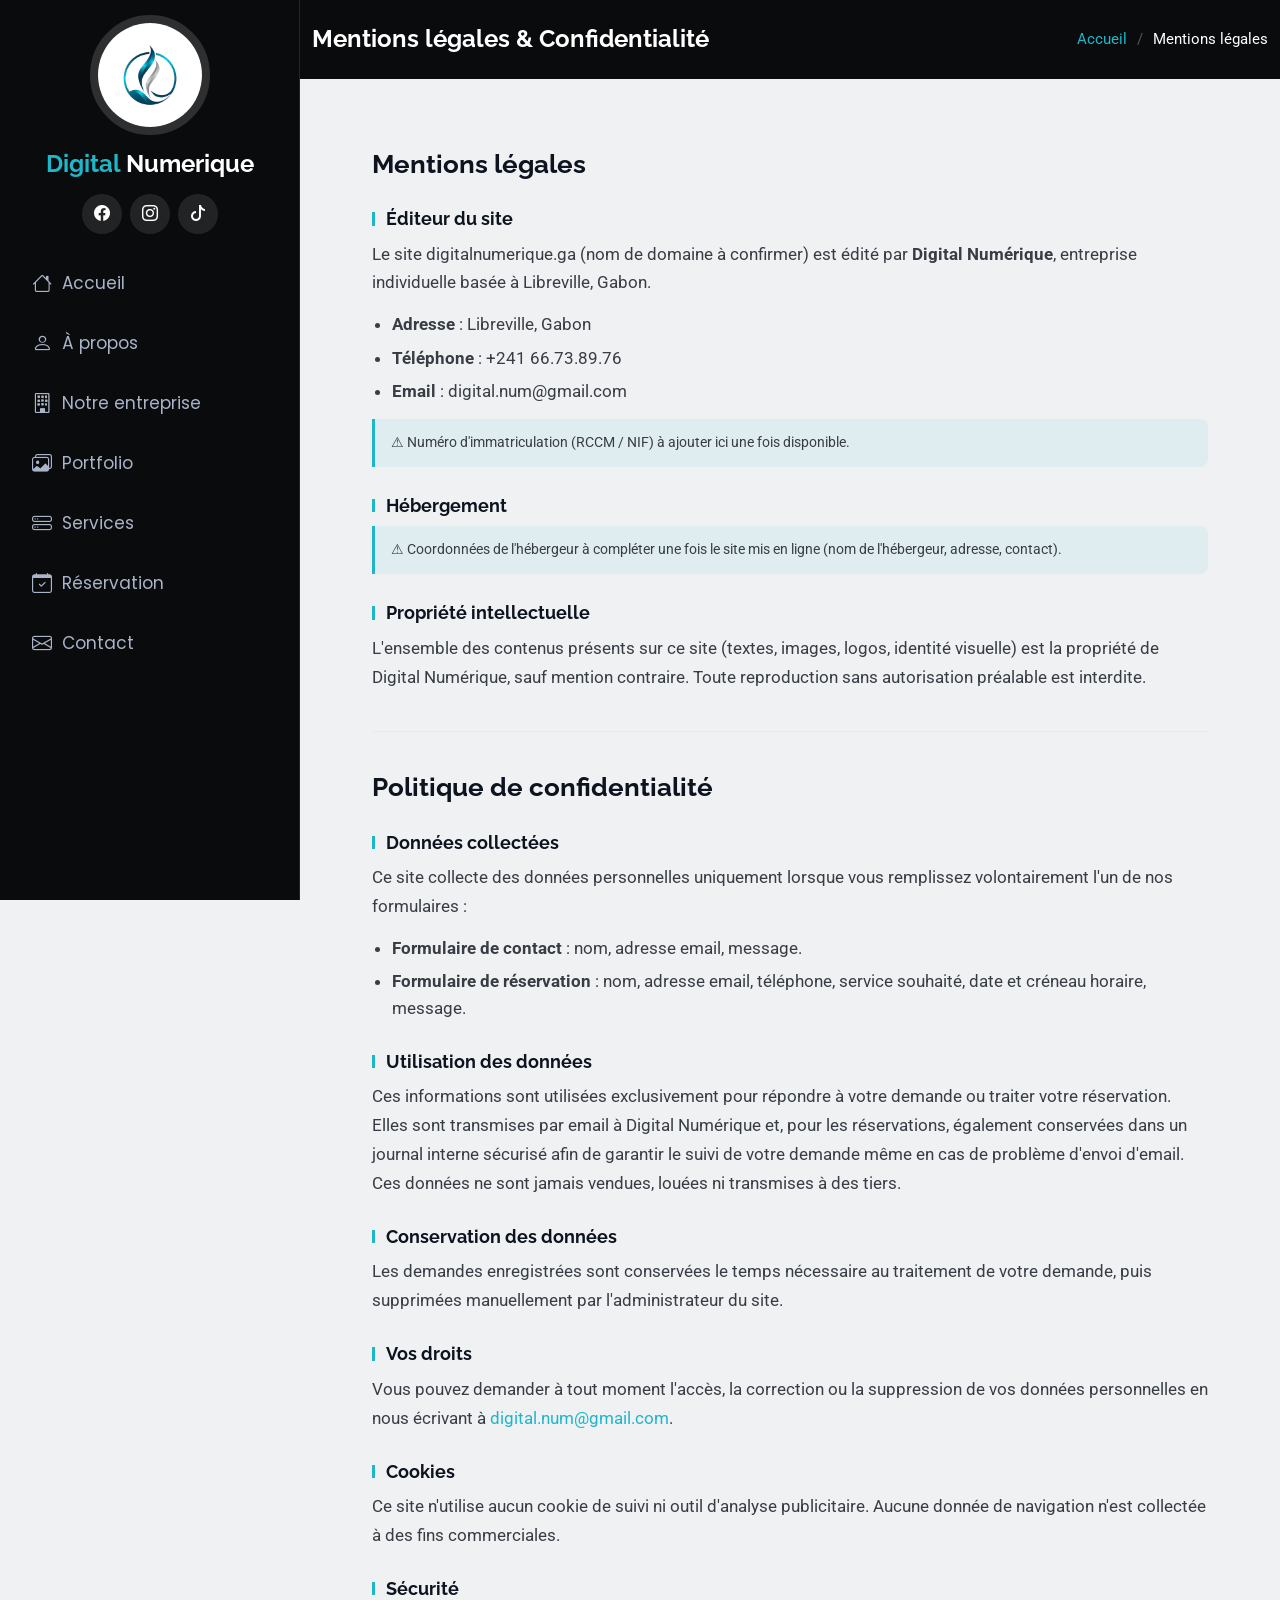
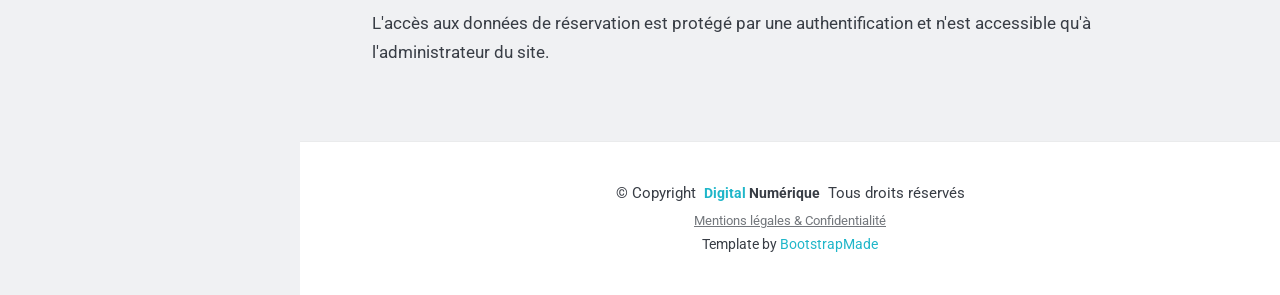
<file: mentions-legales.html>
<!DOCTYPE html>
<html lang="fr">

<head>
  <meta charset="utf-8">
  <meta content="width=device-width, initial-scale=1.0" name="viewport">
  <title>Mentions légales & Politique de confidentialité | Digital Numerique</title>
  <meta content="Mentions légales et politique de confidentialité du site Digital Numérique, à Libreville." name="description">
  <meta content="" name="keywords">
  <meta name="robots" content="noindex, follow">

  <!-- Favicons -->
  <link href="logo.jpg" rel="icon">
  <link href="logo.jpg" rel="apple-touch-icon">

  <!-- Fonts -->
  <link href="https://fonts.googleapis.com" rel="preconnect">
  <link href="https://fonts.gstatic.com" rel="preconnect" crossorigin>
  <link href="https://fonts.googleapis.com/css2?family=Roboto:ital,wght@0,100;0,300;0,400;0,500;0,700;0,900;1,100;1,300;1,400;1,500;1,700;1,900&family=Poppins:ital,wght@0,100;0,200;0,300;0,400;0,500;0,600;0,700;0,800;0,900;1,100;1,200;1,300;1,400;1,500;1,600;1,700;1,800;1,900&family=Raleway:ital,wght@0,100;0,200;0,300;0,400;0,500;0,600;0,700;0,800;0,900;1,100;1,200;1,300;1,400;1,500;1,600;1,700;1,800;1,900&display=swap" rel="stylesheet">

  <!-- Vendor CSS Files -->
  <link href="bootstrap.min.css" rel="stylesheet">
  <link href="bootstrap-icons.css" rel="stylesheet">
  <link href="aos.css" rel="stylesheet">
  <link href="glightbox.min.css" rel="stylesheet">

  <!-- Main CSS File -->
  <link href="main.css?v=20260814-14" rel="stylesheet">

  <!-- =======================================================
  * Template Name: iPortfolio
  * Template URL: https://bootstrapmade.com/iportfolio-bootstrap-portfolio-websites-template/
  * Updated: Jun 29 2024 with Bootstrap v5.3.3
  * Author: BootstrapMade.com
  * License: https://bootstrapmade.com/license/
  ======================================================== -->
</head>

<body class="legal-page">

  <header id="header" class="header dark-background d-flex flex-column">
    <i class="header-toggle d-xl-none bi bi-list"></i>

    <div class="profile-img">
      <img src="logo.jpg" alt="Digital Numerique" class="img-fluid rounded-circle">
    </div>

    <a href="index.html" class="logo d-flex align-items-center justify-content-center">
      <h1 class="sitename"><span class="text-accent">Digital</span> Numerique</h1>
    </a>

    <div class="social-links text-center">
      <a href="https://m.facebook.com/" target="_blank" rel="noopener noreferrer" class="facebook"><i class="bi bi-facebook"></i></a>
      <a href="https://www.instagram.com/?deoia=1" target="_blank" rel="noopener noreferrer" class="instagram"><i class="bi bi-instagram"></i></a>
      <a href="https://www.tiktok.com/@numeriqued" target="_blank" rel="noopener noreferrer" class="tiktok"><i class="bi bi-tiktok"></i></a>
    </div>

    <nav id="navmenu" class="navmenu">
      <ul>
        <li><a href="index.html#hero"><i class="bi bi-house navicon"></i>Accueil</a></li>
        <li><a href="index.html#about"><i class="bi bi-person navicon"></i> À propos</a></li>
        <li><a href="index.html#resume"><i class="bi bi-building navicon"></i> Notre entreprise</a></li>
        <li><a href="index.html#portfolio"><i class="bi bi-images navicon"></i> Portfolio</a></li>
        <li><a href="index.html#services"><i class="bi bi-hdd-stack navicon"></i> Services</a></li>
        <li><a href="index.html#reservation"><i class="bi bi-calendar-check navicon"></i> Réservation</a></li>
        <li><a href="index.html#contact"><i class="bi bi-envelope navicon"></i> Contact</a></li>
      </ul>
    </nav>

  </header>

  <main class="main">

    <!-- Page Title -->
    <div class="page-title dark-background">
      <div class="container d-lg-flex justify-content-between align-items-center">
        <h1 class="mb-2 mb-lg-0">Mentions légales & Confidentialité</h1>
        <nav class="breadcrumbs">
          <ol>
            <li><a href="index.html">Accueil</a></li>
            <li class="current">Mentions légales</li>
          </ol>
        </nav>
      </div>
    </div><!-- End Page Title -->

    <!-- Legal Section -->
    <section id="legal" class="legal section">

      <div class="container legal-content" data-aos="fade-up">

        <h2>Mentions légales</h2>

        <h3 data-aos="fade-up">Éditeur du site</h3>
        <p>
          Le site digitalnumerique.ga (nom de domaine à confirmer) est édité par <strong>Digital Numérique</strong>,
          entreprise individuelle basée à Libreville, Gabon.
        </p>
        <ul>
          <li><strong>Adresse</strong> : Libreville, Gabon</li>
          <li><strong>Téléphone</strong> : +241 66.73.89.76</li>
          <li><strong>Email</strong> : digital.num@gmail.com</li>
        </ul>
        <p class="legal-note">
          ⚠️ Numéro d'immatriculation (RCCM / NIF) à ajouter ici une fois disponible.
        </p>

        <h3 data-aos="fade-up">Hébergement</h3>
        <p class="legal-note">
          ⚠️ Coordonnées de l'hébergeur à compléter une fois le site mis en ligne (nom de l'hébergeur, adresse, contact).
        </p>

        <h3 data-aos="fade-up">Propriété intellectuelle</h3>
        <p>
          L'ensemble des contenus présents sur ce site (textes, images, logos, identité visuelle) est la propriété de
          Digital Numérique, sauf mention contraire. Toute reproduction sans autorisation préalable est interdite.
        </p>

        <hr class="legal-divider">

        <h2>Politique de confidentialité</h2>

        <h3 data-aos="fade-up">Données collectées</h3>
        <p>Ce site collecte des données personnelles uniquement lorsque vous remplissez volontairement l'un de nos formulaires :</p>
        <ul>
          <li><strong>Formulaire de contact</strong> : nom, adresse email, message.</li>
          <li><strong>Formulaire de réservation</strong> : nom, adresse email, téléphone, service souhaité, date et créneau horaire, message.</li>
        </ul>

        <h3 data-aos="fade-up">Utilisation des données</h3>
        <p>
          Ces informations sont utilisées exclusivement pour répondre à votre demande ou traiter votre réservation.
          Elles sont transmises par email à Digital Numérique et, pour les réservations, également conservées dans un
          journal interne sécurisé afin de garantir le suivi de votre demande même en cas de problème d'envoi d'email.
          Ces données ne sont jamais vendues, louées ni transmises à des tiers.
        </p>

        <h3 data-aos="fade-up">Conservation des données</h3>
        <p>
          Les demandes enregistrées sont conservées le temps nécessaire au traitement de votre demande, puis supprimées
          manuellement par l'administrateur du site.
        </p>

        <h3 data-aos="fade-up">Vos droits</h3>
        <p>
          Vous pouvez demander à tout moment l'accès, la correction ou la suppression de vos données personnelles en
          nous écrivant à <a href="mailto:digital.num@gmail.com">digital.num@gmail.com</a>.
        </p>

        <h3 data-aos="fade-up">Cookies</h3>
        <p>
          Ce site n'utilise aucun cookie de suivi ni outil d'analyse publicitaire. Aucune donnée de navigation n'est
          collectée à des fins commerciales.
        </p>

        <h3 data-aos="fade-up">Sécurité</h3>
        <p>
          L'accès aux données de réservation est protégé par une authentification et n'est accessible qu'à
          l'administrateur du site.
        </p>

      </div>

    </section><!-- /Legal Section -->

  </main>

  <footer id="footer" class="footer position-relative light-background">

    <div class="container" data-aos="fade-up">
      <div class="copyright text-center ">
        <p>© <span>Copyright</span> <strong class="px-1 sitename"><span class="text-accent">Digital</span> Numérique</strong> <span>Tous droits réservés</span></p>
        <p class="legal-link"><a href="mentions-legales.html">Mentions légales & Confidentialité</a></p>
      </div>
      <div class="credits">
        <!-- All the links in the footer should remain intact. -->
        <!-- You can delete the links only if you've purchased the pro version. -->
        <!-- Licensing information: https://bootstrapmade.com/license/ -->
        Template by <a href="https://bootstrapmade.com/">BootstrapMade</a>
      </div>
    </div>

  </footer>

  <!-- Scroll Top -->
  <a href="#" id="scroll-top" class="scroll-top d-flex align-items-center justify-content-center"><i class="bi bi-arrow-up-short"></i></a>

  <!-- Preloader -->
  <div id="preloader"></div>

  <!-- Vendor JS Files -->
  <script src="bootstrap.bundle.min.js"></script>
  <script src="validate.js"></script>
  <script src="aos.js"></script>
  <script src="typed.umd.js"></script>
  <script src="purecounter_vanilla.js"></script>
  <script src="noframework.waypoints.js"></script>
  <script src="glightbox.min.js"></script>
  <script src="imagesloaded.pkgd.min.js"></script>
  <script src="isotope.pkgd.min.js"></script>

  <!-- Main JS File -->
  <script src="main.js?v=20260814-14"></script>

</body>

</html>
</file>
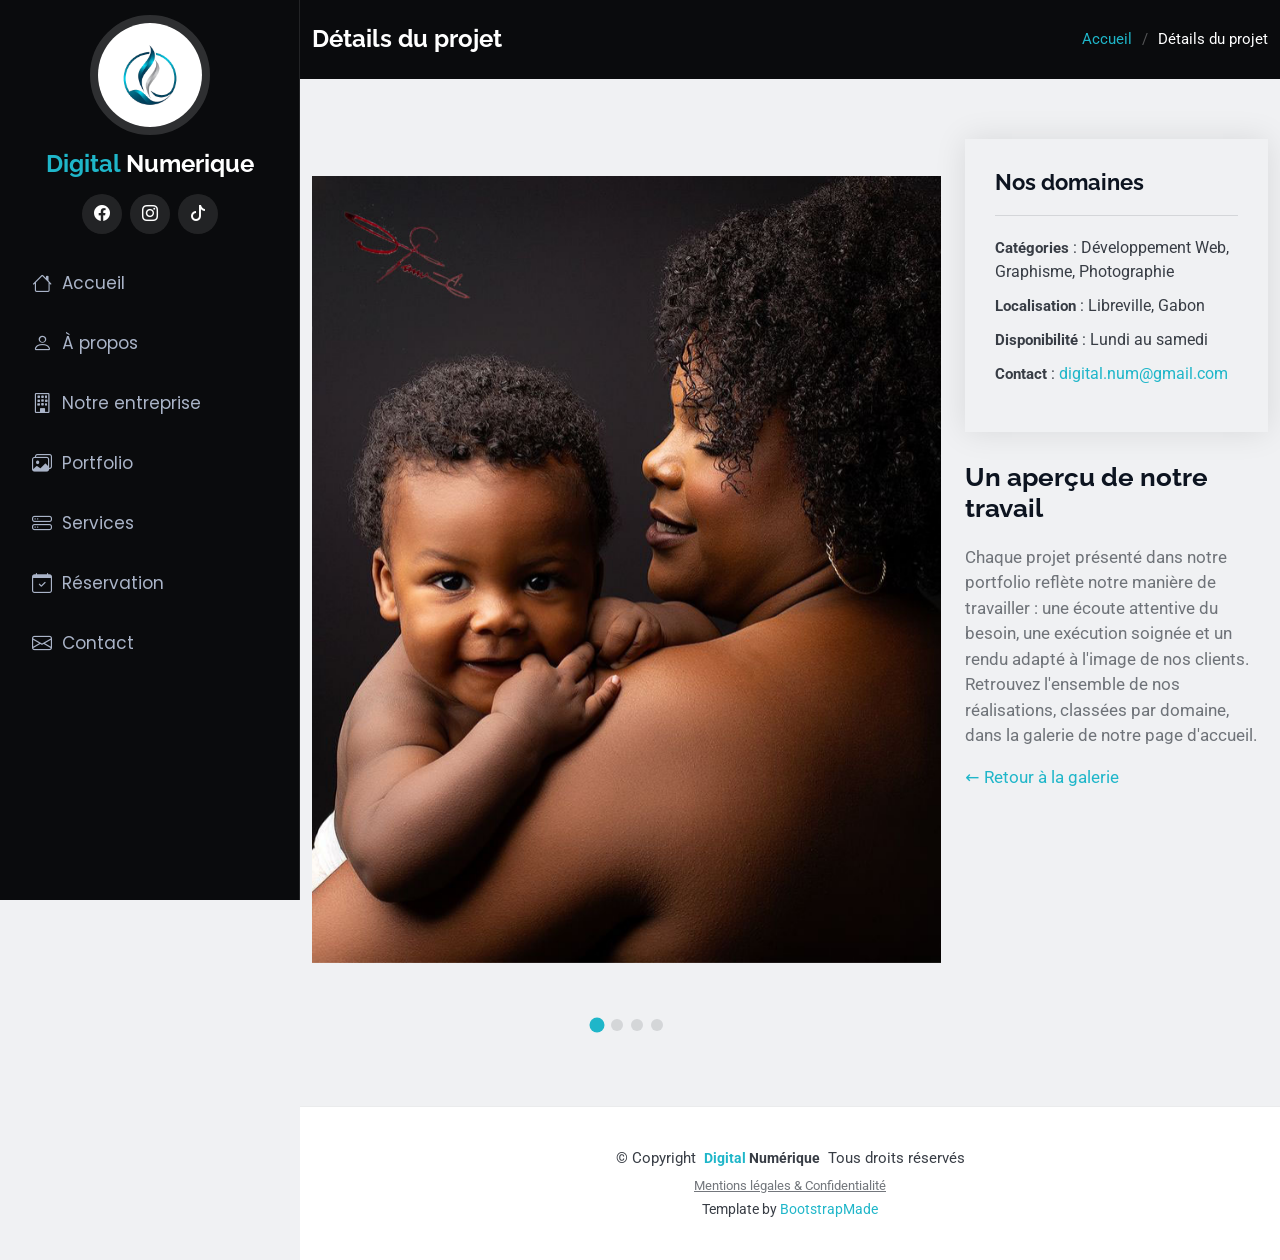
<file: portfolio-details.html>
<!DOCTYPE html>
<html lang="fr">

<head>
  <meta charset="utf-8">
  <meta content="width=device-width, initial-scale=1.0" name="viewport">
  <title>Détails du projet | Digital Numerique</title>
  <meta content="Un aperçu de nos réalisations en développement web, graphisme et photographie à Libreville." name="description">
  <meta content="" name="keywords">

  <!-- Favicons -->
  <link href="logo.jpg" rel="icon">
  <link href="logo.jpg" rel="apple-touch-icon">

  <!-- Fonts -->
  <link href="https://fonts.googleapis.com" rel="preconnect">
  <link href="https://fonts.gstatic.com" rel="preconnect" crossorigin>
  <link href="https://fonts.googleapis.com/css2?family=Roboto:ital,wght@0,100;0,300;0,400;0,500;0,700;0,900;1,100;1,300;1,400;1,500;1,700;1,900&family=Poppins:ital,wght@0,100;0,200;0,300;0,400;0,500;0,600;0,700;0,800;0,900;1,100;1,200;1,300;1,400;1,500;1,600;1,700;1,800;1,900&family=Raleway:ital,wght@0,100;0,200;0,300;0,400;0,500;0,600;0,700;0,800;0,900;1,100;1,200;1,300;1,400;1,500;1,600;1,700;1,800;1,900&display=swap" rel="stylesheet">

  <!-- Vendor CSS Files -->
  <link href="bootstrap.min.css" rel="stylesheet">
  <link href="bootstrap-icons.css" rel="stylesheet">
  <link href="aos.css" rel="stylesheet">
  <link href="glightbox.min.css" rel="stylesheet">
  <link href="swiper-bundle.min.css" rel="stylesheet">

  <!-- Main CSS File -->
  <link href="main.css?v=20260814-14" rel="stylesheet">

  <!-- =======================================================
  * Template Name: iPortfolio
  * Template URL: https://bootstrapmade.com/iportfolio-bootstrap-portfolio-websites-template/
  * Updated: Jun 29 2024 with Bootstrap v5.3.3
  * Author: BootstrapMade.com
  * License: https://bootstrapmade.com/license/
  ======================================================== -->
</head>

<body class="portfolio-details-page">

  <header id="header" class="header dark-background d-flex flex-column">
    <i class="header-toggle d-xl-none bi bi-list"></i>

    <div class="profile-img">
      <img src="logo.jpg" alt="Digital Numerique" class="img-fluid rounded-circle">
    </div>

    <a href="index.html" class="logo d-flex align-items-center justify-content-center">
      <h1 class="sitename"><span class="text-accent">Digital</span> Numerique</h1>
    </a>

    <div class="social-links text-center">
      <a href="https://m.facebook.com/" target="_blank" rel="noopener noreferrer" class="facebook"><i class="bi bi-facebook"></i></a>
      <a href="https://www.instagram.com/?deoia=1" target="_blank" rel="noopener noreferrer" class="instagram"><i class="bi bi-instagram"></i></a>
      <a href="https://www.tiktok.com/@numeriqued" target="_blank" rel="noopener noreferrer" class="tiktok"><i class="bi bi-tiktok"></i></a>    </div>

    <nav id="navmenu" class="navmenu">
      <ul>
        <li><a href="index.html#hero"><i class="bi bi-house navicon"></i>Accueil</a></li>
        <li><a href="index.html#about"><i class="bi bi-person navicon"></i> À propos</a></li>
        <li><a href="index.html#resume"><i class="bi bi-building navicon"></i> Notre entreprise</a></li>
        <li><a href="index.html#portfolio"><i class="bi bi-images navicon"></i> Portfolio</a></li>
        <li><a href="index.html#services"><i class="bi bi-hdd-stack navicon"></i> Services</a></li>
        <li><a href="index.html#reservation"><i class="bi bi-calendar-check navicon"></i> Réservation</a></li>
        <li><a href="index.html#contact"><i class="bi bi-envelope navicon"></i> Contact</a></li>
      </ul>
    </nav>

  </header>

  <main class="main">

    <!-- Page Title -->
    <div class="page-title dark-background">
      <div class="container d-lg-flex justify-content-between align-items-center">
        <h1 class="mb-2 mb-lg-0">Détails du projet</h1>
        <nav class="breadcrumbs">
          <ol>
            <li><a href="index.html">Accueil</a></li>
            <li class="current">Détails du projet</li>
          </ol>
        </nav>
      </div>
    </div><!-- End Page Title -->

    <!-- Portfolio Details Section -->
    <section id="portfolio-details" class="portfolio-details section">

      <div class="container" data-aos="fade-up" data-aos-delay="100">

        <div class="row gy-4">

          <div class="col-lg-8">
            <div class="portfolio-details-slider swiper init-swiper">

              <script type="application/json" class="swiper-config">
                {
                  "loop": true,
                  "speed": 600,
                  "autoplay": {
                    "delay": 5000
                  },
                  "slidesPerView": "auto",
                  "pagination": {
                    "el": ".swiper-pagination",
                    "type": "bullets",
                    "clickable": true
                  }
                }
              </script>

              <div class="swiper-wrapper align-items-center">

                <div class="swiper-slide">
                  <img src="img p3.jpg" alt="Photographie">
                </div>

                <div class="swiper-slide">
                  <img src="img g4.jpg" alt="Graphisme">
                </div>

                <div class="swiper-slide">
                  <img src="img d.jpg" alt="Développement web">
                </div>

                <div class="swiper-slide">
                  <img src="img g9.jpg" alt="Graphisme">
                </div>

              </div>
              <div class="swiper-pagination"></div>
            </div>
          </div>

          <div class="col-lg-4">
            <div class="portfolio-info" data-aos="fade-up" data-aos-delay="200">
              <h3>Nos domaines</h3>
              <ul>
                <li><strong>Catégories</strong> : Développement Web, Graphisme, Photographie</li>
                <li><strong>Localisation</strong> : Libreville, Gabon</li>
                <li><strong>Disponibilité</strong> : Lundi au samedi</li>
                <li><strong>Contact</strong> : <a href="index.html#contact">digital.num@gmail.com</a></li>
              </ul>
            </div>
            <div class="portfolio-description" data-aos="fade-up" data-aos-delay="300">
              <h2>Un aperçu de notre travail</h2>
              <p>
                Chaque projet présenté dans notre portfolio reflète notre manière de travailler : une écoute attentive du besoin, une exécution soignée et un rendu adapté à l'image de nos clients. Retrouvez l'ensemble de nos réalisations, classées par domaine, dans la galerie de notre page d'accueil.
              </p>
              <p>
                <a href="index.html#portfolio">← Retour à la galerie</a>
              </p>
            </div>
          </div>

        </div>

      </div>

    </section><!-- /Portfolio Details Section -->

  </main>

  <footer id="footer" class="footer position-relative light-background">

    <div class="container" data-aos="fade-up">
      <div class="copyright text-center ">
        <p>© <span>Copyright</span> <strong class="px-1 sitename"><span class="text-accent">Digital</span> Numérique</strong> <span>Tous droits réservés</span></p>
        <p class="legal-link"><a href="mentions-legales.html">Mentions légales & Confidentialité</a></p>
      </div>
      <div class="credits">
        <!-- All the links in the footer should remain intact. -->
        <!-- You can delete the links only if you've purchased the pro version. -->
        <!-- Licensing information: https://bootstrapmade.com/license/ -->
        Template by <a href="https://bootstrapmade.com/">BootstrapMade</a>
      </div>
    </div>

  </footer>

  <!-- Scroll Top -->
  <a href="#" id="scroll-top" class="scroll-top d-flex align-items-center justify-content-center"><i class="bi bi-arrow-up-short"></i></a>

  <!-- Preloader -->
  <div id="preloader"></div>

  <!-- Vendor JS Files -->
  <script src="bootstrap.bundle.min.js"></script>
  <script src="validate.js"></script>
  <script src="aos.js"></script>
  <script src="typed.umd.js"></script>
  <script src="purecounter_vanilla.js"></script>
  <script src="noframework.waypoints.js"></script>
  <script src="glightbox.min.js"></script>
  <script src="imagesloaded.pkgd.min.js"></script>
  <script src="isotope.pkgd.min.js"></script>
  <script src="swiper-bundle.min.js"></script>

  <!-- Main JS File -->
  <script src="main.js?v=20260814-14"></script>

</body>

</html>
</file>
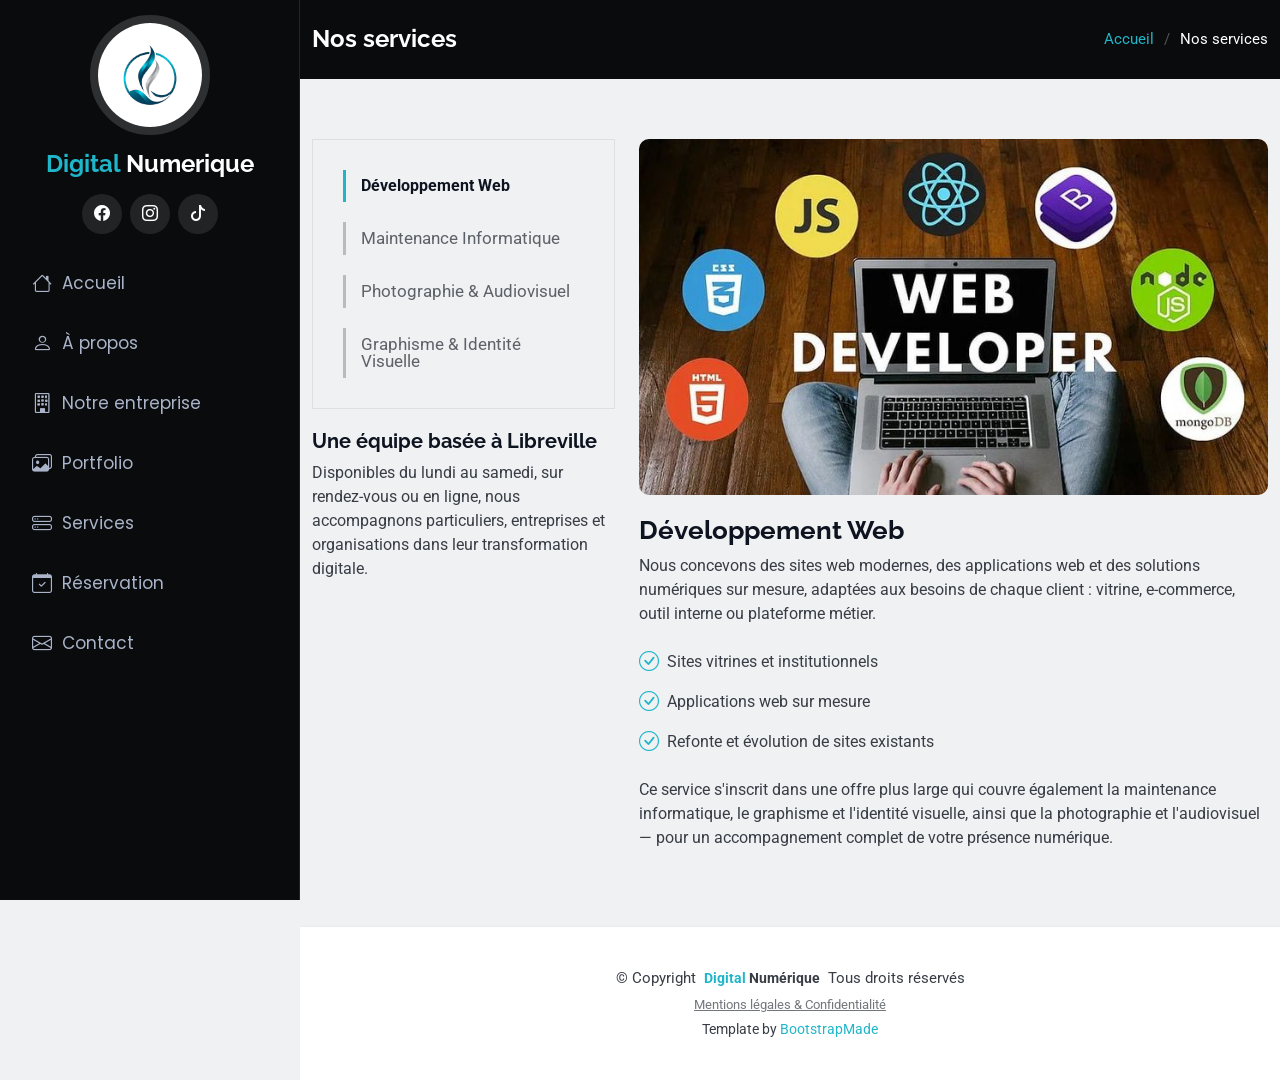
<file: service-details.html>
<!DOCTYPE html>
<html lang="fr">

<head>
  <meta charset="utf-8">
  <meta content="width=device-width, initial-scale=1.0" name="viewport">
  <title>Nos services | Digital Numerique</title>
  <meta content="Développement web, maintenance informatique, graphisme et photographie : découvrez les services de Digital Numérique à Libreville." name="description">
  <meta content="" name="keywords">

  <!-- Favicons -->
  <link href="logo.jpg" rel="icon">
  <link href="logo.jpg" rel="apple-touch-icon">

  <!-- Fonts -->
  <link href="https://fonts.googleapis.com" rel="preconnect">
  <link href="https://fonts.gstatic.com" rel="preconnect" crossorigin>
  <link href="https://fonts.googleapis.com/css2?family=Roboto:ital,wght@0,100;0,300;0,400;0,500;0,700;0,900;1,100;1,300;1,400;1,500;1,700;1,900&family=Poppins:ital,wght@0,100;0,200;0,300;0,400;0,500;0,600;0,700;0,800;0,900;1,100;1,200;1,300;1,400;1,500;1,600;1,700;1,800;1,900&family=Raleway:ital,wght@0,100;0,200;0,300;0,400;0,500;0,600;0,700;0,800;0,900;1,100;1,200;1,300;1,400;1,500;1,600;1,700;1,800;1,900&display=swap" rel="stylesheet">

  <!-- Vendor CSS Files -->
  <link href="bootstrap.min.css" rel="stylesheet">
  <link href="bootstrap-icons.css" rel="stylesheet">
  <link href="aos.css" rel="stylesheet">
  <link href="glightbox.min.css" rel="stylesheet">
  <link href="swiper-bundle.min.css" rel="stylesheet">

  <!-- Main CSS File -->
  <link href="main.css?v=20260814-14" rel="stylesheet">

  <!-- =======================================================
  * Template Name: iPortfolio
  * Template URL: https://bootstrapmade.com/iportfolio-bootstrap-portfolio-websites-template/
  * Updated: Jun 29 2024 with Bootstrap v5.3.3
  * Author: BootstrapMade.com
  * License: https://bootstrapmade.com/license/
  ======================================================== -->
</head>

<body class="service-details-page">

  <header id="header" class="header dark-background d-flex flex-column">
    <i class="header-toggle d-xl-none bi bi-list"></i>

    <div class="profile-img">
      <img src="logo.jpg" alt="Digital Numerique" class="img-fluid rounded-circle">
    </div>

    <a href="index.html" class="logo d-flex align-items-center justify-content-center">
      <h1 class="sitename"><span class="text-accent">Digital</span> Numerique</h1>
    </a>

    <div class="social-links text-center">
      <a href="https://m.facebook.com/" target="_blank" rel="noopener noreferrer" class="facebook"><i class="bi bi-facebook"></i></a>
      <a href="https://www.instagram.com/?deoia=1" target="_blank" rel="noopener noreferrer" class="instagram"><i class="bi bi-instagram"></i></a>
      <a href="https://www.tiktok.com/@numeriqued" target="_blank" rel="noopener noreferrer" class="tiktok"><i class="bi bi-tiktok"></i></a>    </div>

    <nav id="navmenu" class="navmenu">
      <ul>
        <li><a href="index.html#hero"><i class="bi bi-house navicon"></i>Accueil</a></li>
        <li><a href="index.html#about"><i class="bi bi-person navicon"></i> À propos</a></li>
        <li><a href="index.html#resume"><i class="bi bi-building navicon"></i> Notre entreprise</a></li>
        <li><a href="index.html#portfolio"><i class="bi bi-images navicon"></i> Portfolio</a></li>
        <li><a href="index.html#services"><i class="bi bi-hdd-stack navicon"></i> Services</a></li>
        <li><a href="index.html#reservation"><i class="bi bi-calendar-check navicon"></i> Réservation</a></li>
        <li><a href="index.html#contact"><i class="bi bi-envelope navicon"></i> Contact</a></li>
      </ul>
    </nav>

  </header>

  <main class="main">

    <!-- Page Title -->
    <div class="page-title dark-background">
      <div class="container d-lg-flex justify-content-between align-items-center">
        <h1 class="mb-2 mb-lg-0">Nos services</h1>
        <nav class="breadcrumbs">
          <ol>
            <li><a href="index.html">Accueil</a></li>
            <li class="current">Nos services</li>
          </ol>
        </nav>
      </div>
    </div><!-- End Page Title -->

    <!-- Service Details Section -->
    <section id="service-details" class="service-details section">

      <div class="container">

        <div class="row gy-4">

          <div class="col-lg-4" data-aos="fade-up" data-aos-delay="100">
            <div class="services-list">
              <a href="#" class="active">Développement Web</a>
              <a href="#">Maintenance Informatique</a>
              <a href="#">Photographie & Audiovisuel</a>
              <a href="#">Graphisme & Identité Visuelle</a>
            </div>

            <h4>Une équipe basée à Libreville</h4>
            <p>Disponibles du lundi au samedi, sur rendez-vous ou en ligne, nous accompagnons particuliers, entreprises et organisations dans leur transformation digitale.</p>
          </div>

          <div class="col-lg-8" data-aos="fade-up" data-aos-delay="200">
            <img src="img d.jpg" alt="Développement Web" class="img-fluid services-img">
            <h3>Développement Web</h3>
            <p>
              Nous concevons des sites web modernes, des applications web et des solutions numériques sur mesure, adaptées aux besoins de chaque client : vitrine, e-commerce, outil interne ou plateforme métier.
            </p>
            <ul>
              <li><i class="bi bi-check-circle"></i> <span>Sites vitrines et institutionnels</span></li>
              <li><i class="bi bi-check-circle"></i> <span>Applications web sur mesure</span></li>
              <li><i class="bi bi-check-circle"></i> <span>Refonte et évolution de sites existants</span></li>
            </ul>
            <p>
              Ce service s'inscrit dans une offre plus large qui couvre également la maintenance informatique, le graphisme et l'identité visuelle, ainsi que la photographie et l'audiovisuel — pour un accompagnement complet de votre présence numérique.
            </p>
          </div>

        </div>

      </div>

    </section><!-- /Service Details Section -->

  </main>

  <footer id="footer" class="footer position-relative light-background">

    <div class="container" data-aos="fade-up">
      <div class="copyright text-center ">
        <p>© <span>Copyright</span> <strong class="px-1 sitename"><span class="text-accent">Digital</span> Numérique</strong> <span>Tous droits réservés</span></p>
        <p class="legal-link"><a href="mentions-legales.html">Mentions légales & Confidentialité</a></p>
      </div>
      <div class="credits">
        <!-- All the links in the footer should remain intact. -->
        <!-- You can delete the links only if you've purchased the pro version. -->
        <!-- Licensing information: https://bootstrapmade.com/license/ -->
        Template by <a href="https://bootstrapmade.com/">BootstrapMade</a>
      </div>
    </div>

  </footer>

  <!-- Scroll Top -->
  <a href="#" id="scroll-top" class="scroll-top d-flex align-items-center justify-content-center"><i class="bi bi-arrow-up-short"></i></a>

  <!-- Preloader -->
  <div id="preloader"></div>

  <!-- Vendor JS Files -->
  <script src="bootstrap.bundle.min.js"></script>
  <script src="validate.js"></script>
  <script src="aos.js"></script>
  <script src="typed.umd.js"></script>
  <script src="purecounter_vanilla.js"></script>
  <script src="noframework.waypoints.js"></script>
  <script src="glightbox.min.js"></script>
  <script src="imagesloaded.pkgd.min.js"></script>
  <script src="isotope.pkgd.min.js"></script>
  <script src="swiper-bundle.min.js"></script>

  <!-- Main JS File -->
  <script src="main.js?v=20260814-14"></script>

</body>

</html>
</file>
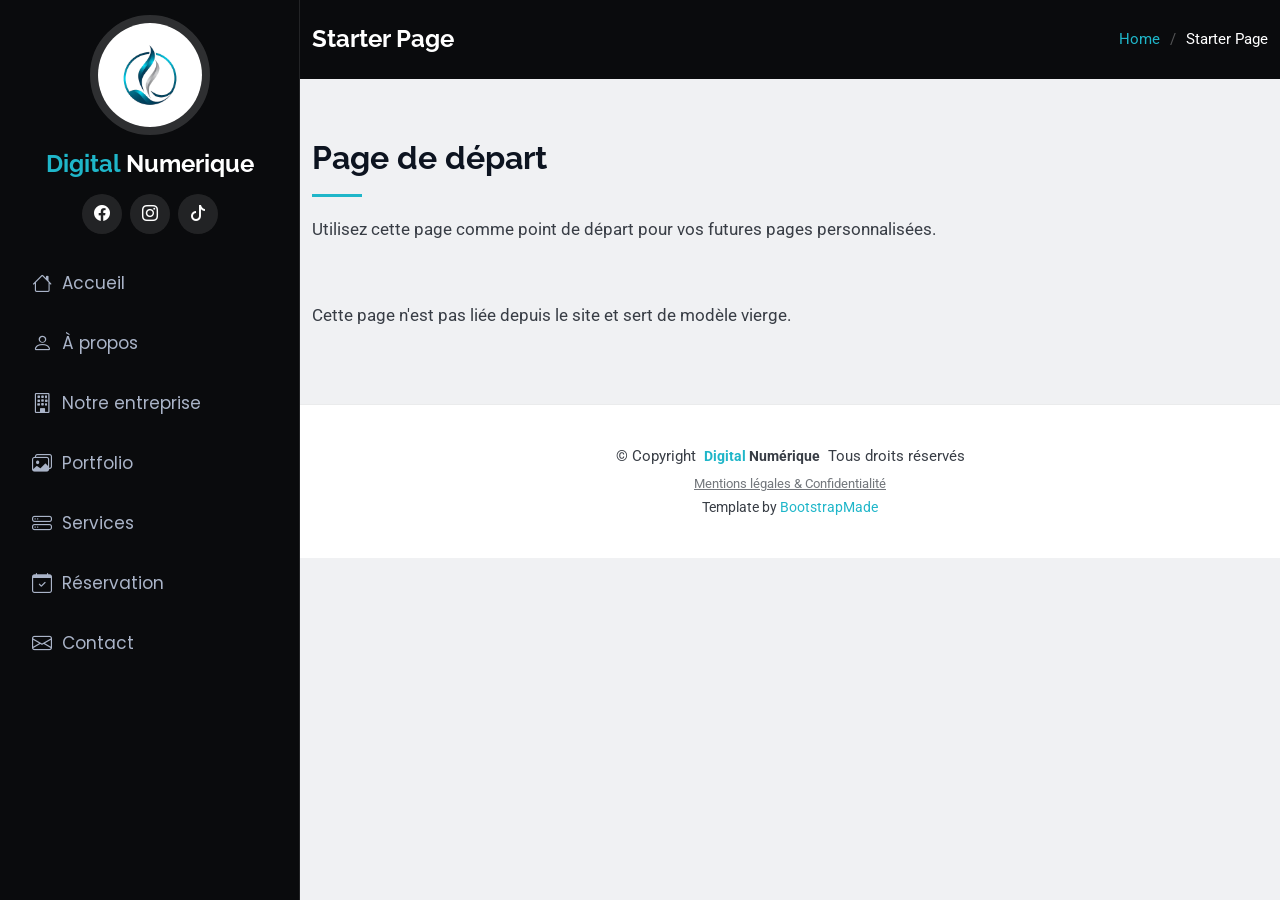
<file: starter-page.html>
<!DOCTYPE html>
<html lang="fr">

<head>
  <meta charset="utf-8">
  <meta content="width=device-width, initial-scale=1.0" name="viewport">
  <title>Digital Numerique</title>
  <meta content="" name="description">
  <meta content="" name="keywords">

  <!-- Favicons -->
  <link href="logo.jpg" rel="icon">
  <link href="logo.jpg" rel="apple-touch-icon">

  <!-- Fonts -->
  <link href="https://fonts.googleapis.com" rel="preconnect">
  <link href="https://fonts.gstatic.com" rel="preconnect" crossorigin>
  <link href="https://fonts.googleapis.com/css2?family=Roboto:ital,wght@0,100;0,300;0,400;0,500;0,700;0,900;1,100;1,300;1,400;1,500;1,700;1,900&family=Poppins:ital,wght@0,100;0,200;0,300;0,400;0,500;0,600;0,700;0,800;0,900;1,100;1,200;1,300;1,400;1,500;1,600;1,700;1,800;1,900&family=Raleway:ital,wght@0,100;0,200;0,300;0,400;0,500;0,600;0,700;0,800;0,900;1,100;1,200;1,300;1,400;1,500;1,600;1,700;1,800;1,900&display=swap" rel="stylesheet">

  <!-- Vendor CSS Files -->
  <link href="bootstrap.min.css" rel="stylesheet">
  <link href="bootstrap-icons.css" rel="stylesheet">
  <link href="aos.css" rel="stylesheet">
  <link href="glightbox.min.css" rel="stylesheet">
  <link href="swiper-bundle.min.css" rel="stylesheet">

  <!-- Main CSS File -->
  <link href="main.css?v=20260814-14" rel="stylesheet">

  <!-- =======================================================
  * Template Name: iPortfolio
  * Template URL: https://bootstrapmade.com/iportfolio-bootstrap-portfolio-websites-template/
  * Updated: Jun 29 2024 with Bootstrap v5.3.3
  * Author: BootstrapMade.com
  * License: https://bootstrapmade.com/license/
  ======================================================== -->
</head>

<body class="starter-page-page">

  <header id="header" class="header dark-background d-flex flex-column">
    <i class="header-toggle d-xl-none bi bi-list"></i>

    <div class="profile-img">
      <img src="logo.jpg" alt="Digital Numerique" class="img-fluid rounded-circle">
    </div>

    <a href="index.html" class="logo d-flex align-items-center justify-content-center">
      <h1 class="sitename"><span class="text-accent">Digital</span> Numerique</h1>
    </a>

    <div class="social-links text-center">
      <a href="https://m.facebook.com/" target="_blank" rel="noopener noreferrer" class="facebook"><i class="bi bi-facebook"></i></a>
      <a href="https://www.instagram.com/?deoia=1" target="_blank" rel="noopener noreferrer" class="instagram"><i class="bi bi-instagram"></i></a>
      <a href="https://www.tiktok.com/@numeriqued" target="_blank" rel="noopener noreferrer" class="tiktok"><i class="bi bi-tiktok"></i></a>    </div>

    <nav id="navmenu" class="navmenu">
      <ul>
        <li><a href="index.html#hero"><i class="bi bi-house navicon"></i>Accueil</a></li>
        <li><a href="index.html#about"><i class="bi bi-person navicon"></i> À propos</a></li>
        <li><a href="index.html#resume"><i class="bi bi-building navicon"></i> Notre entreprise</a></li>
        <li><a href="index.html#portfolio"><i class="bi bi-images navicon"></i> Portfolio</a></li>
        <li><a href="index.html#services"><i class="bi bi-hdd-stack navicon"></i> Services</a></li>
        <li><a href="index.html#reservation"><i class="bi bi-calendar-check navicon"></i> Réservation</a></li>
        <li><a href="index.html#contact"><i class="bi bi-envelope navicon"></i> Contact</a></li>
      </ul>
    </nav>

  </header>

  <main class="main">

    <!-- Page Title -->
    <div class="page-title dark-background">
      <div class="container d-lg-flex justify-content-between align-items-center">
        <h1 class="mb-2 mb-lg-0">Starter Page</h1>
        <nav class="breadcrumbs">
          <ol>
            <li><a href="index.html">Home</a></li>
            <li class="current">Starter Page</li>
          </ol>
        </nav>
      </div>
    </div><!-- End Page Title -->

    <!-- Starter Section Section -->
    <section id="starter-section" class="starter-section section">

      <!-- Section Title -->
      <div class="container section-title" data-aos="fade-up">
        <h2>Page de départ</h2>
        <p>Utilisez cette page comme point de départ pour vos futures pages personnalisées.</p>
      </div><!-- End Section Title -->

      <div class="container" data-aos="fade-up">
        <p>Cette page n'est pas liée depuis le site et sert de modèle vierge.</p>
      </div>

    </section><!-- /Starter Section Section -->

  </main>

  <footer id="footer" class="footer position-relative light-background">

    <div class="container" data-aos="fade-up">
      <div class="copyright text-center ">
        <p>© <span>Copyright</span> <strong class="px-1 sitename"><span class="text-accent">Digital</span> Numérique</strong> <span>Tous droits réservés</span></p>
        <p class="legal-link"><a href="mentions-legales.html">Mentions légales & Confidentialité</a></p>
      </div>
      <div class="credits">
        <!-- All the links in the footer should remain intact. -->
        <!-- You can delete the links only if you've purchased the pro version. -->
        <!-- Licensing information: https://bootstrapmade.com/license/ -->
        Template by <a href="https://bootstrapmade.com/">BootstrapMade</a>
      </div>
    </div>

  </footer>

  <!-- Scroll Top -->
  <a href="#" id="scroll-top" class="scroll-top d-flex align-items-center justify-content-center"><i class="bi bi-arrow-up-short"></i></a>

  <!-- Preloader -->
  <div id="preloader"></div>

  <!-- Vendor JS Files -->
  <script src="bootstrap.bundle.min.js"></script>
  <script src="validate.js"></script>
  <script src="aos.js"></script>
  <script src="typed.umd.js"></script>
  <script src="purecounter_vanilla.js"></script>
  <script src="noframework.waypoints.js"></script>
  <script src="glightbox.min.js"></script>
  <script src="imagesloaded.pkgd.min.js"></script>
  <script src="isotope.pkgd.min.js"></script>
  <script src="swiper-bundle.min.js"></script>

  <!-- Main JS File -->
  <script src="main.js?v=20260814-14"></script>

</body>

</html>
</file>
<file: main.css>
/**
* Template Name: iPortfolio
* Template URL: https://bootstrapmade.com/iportfolio-bootstrap-portfolio-websites-template/
* Updated: Jun 29 2024 with Bootstrap v5.3.3
* Author: BootstrapMade.com
* License: https://bootstrapmade.com/license/
*/

/*--------------------------------------------------------------
# Font & Color Variables
# Help: https://bootstrapmade.com/color-system/
--------------------------------------------------------------*/
/* Fonts */
:root {
  --default-font: "Roboto",  system-ui, -apple-system, "Segoe UI", Roboto, "Helvetica Neue", Arial, "Noto Sans", "Liberation Sans", sans-serif, "Apple Color Emoji", "Segoe UI Emoji", "Segoe UI Symbol", "Noto Color Emoji";
  --heading-font: "Raleway",  sans-serif;
  --nav-font: "Poppins",  sans-serif;
}

/* Global Colors - The following color variables are used throughout the website. Updating them here will change the color scheme of the entire website */
:root {
  --background-color: #f0f1f3; /* Background color for the entire website, including individual sections — light gray-white so the accent blue stands out */
  --default-color: #383d45; /* Default color used for the majority of the text content across the entire website */
  --heading-color: #0d1420; /* Color for headings, subheadings and title throughout the website */
  --accent-color: #1fb6c9; /* Accent color that represents your brand on the website. It's used for buttons, links, and other elements that need to stand out */
  --surface-color: #ffffff; /* The surface color is used as a background of boxed elements within sections, such as cards, icon boxes, or other elements that require a visual separation from the global background. */
  --contrast-color: #ffffff; /* Contrast color for text, ensuring readability against backgrounds of accent, heading, or default colors. */
}

/* Nav Menu Colors - The following color variables are used specifically for the navigation menu. They are separate from the global colors to allow for more customization options */
:root {
  --nav-color: #aab4c8;  /* The default color of the main navmenu links */
  --nav-hover-color: #1fb6c9; /* Applied to main navmenu links when they are hovered over or active */
  --nav-mobile-background-color: #0a0b0d; /* Used as the background color for mobile navigation menu */
  --nav-dropdown-background-color: #0a0b0d; /* Used as the background color for dropdown items that appear when hovering over primary navigation items */
  --nav-dropdown-color: #aab4c8; /* Used for navigation links of the dropdown items in the navigation menu. */
  --nav-dropdown-hover-color: #1fb6c9; /* Similar to --nav-hover-color, this color is applied to dropdown navigation links when they are hovered over. */
}

/* Color Presets - These classes override global colors when applied to any section or element, providing reuse of the sam color scheme. */

.light-background {
  --background-color: #ffffff;
  --surface-color: #f0f1f3;
}

.dark-background {
  --background-color: #0a0b0d;
  --default-color: #ffffff;
  --heading-color: #ffffff;
  --surface-color: #16181c;
  --contrast-color: #ffffff;
}

/* Hero-only override: matches the near-black backdrop of the homepage photo (img c.jpg)
   so the letterboxed edges blend into the page. Scoped to .hero so it never affects the
   header/sidebar, which uses the neutral .dark-background above on every page. */
.hero.dark-background {
  --background-color: #060504;
}

/* Smooth scroll */
:root {
  scroll-behavior: smooth;
}

/* Brand name accent — highlights "Digital" in "Digital Numérique" wherever it appears */
.text-accent {
  color: var(--accent-color);
}

/*--------------------------------------------------------------
# General Styling & Shared Classes
--------------------------------------------------------------*/
body {
  color: var(--default-color);
  background-color: var(--background-color);
  font-family: var(--default-font);
  font-size: 17px; /* slightly larger base size for regular (non-bold) text; bold/heading elements are pinned back to their original size below */
}

a {
  color: var(--accent-color);
  text-decoration: none;
  transition: 0.3s;
}

a:hover {
  color: color-mix(in srgb, var(--accent-color), transparent 25%);
  text-decoration: none;
}

h1,
h2,
h3,
h4,
h5,
h6 {
  color: var(--heading-color);
  font-family: var(--heading-font);
}

/* Honeypot field: kept in the DOM for bots, invisible and unreachable for real visitors */
.hp-field {
  position: absolute;
  left: -9999px;
  top: -9999px;
  width: 1px;
  height: 1px;
  overflow: hidden;
}

/* PHP Email Form Messages
------------------------------*/
.php-email-form .error-message {
  display: none;
  background: #df1529;
  color: #ffffff;
  text-align: left;
  padding: 15px;
  margin-bottom: 24px;
  font-weight: 600;
}

.php-email-form .sent-message {
  display: none;
  color: #ffffff;
  background: #059652;
  text-align: center;
  padding: 15px;
  margin-bottom: 24px;
  font-weight: 600;
}

.php-email-form .loading {
  display: none;
  background: var(--surface-color);
  text-align: center;
  padding: 15px;
  margin-bottom: 24px;
}

.php-email-form .loading:before {
  content: "";
  display: inline-block;
  border-radius: 50%;
  width: 24px;
  height: 24px;
  margin: 0 10px -6px 0;
  border: 3px solid var(--accent-color);
  border-top-color: var(--surface-color);
  animation: php-email-form-loading 1s linear infinite;
}

@keyframes php-email-form-loading {
  0% {
    transform: rotate(0deg);
  }

  100% {
    transform: rotate(360deg);
  }
}

/*--------------------------------------------------------------
# Global Header
--------------------------------------------------------------*/
.header {
  color: var(--default-color);
  background-color: var(--background-color);
  position: fixed;
  top: 0;
  left: 0;
  bottom: 0;
  padding: 0 15px;
  width: 300px;
  transition: all ease-in-out 0.3s;
  overflow-y: auto;
  z-index: 997;
  border-right: 1px solid color-mix(in srgb, var(--default-color), transparent 90%);
}

@keyframes header-fade-in {
  from {
    opacity: 0;
    transform: translateY(-10px);
  }
  to {
    opacity: 1;
    transform: translateY(0);
  }
}

.header .profile-img img {
  margin: 15px auto;
  display: block;
  width: 120px;
  border: 8px solid color-mix(in srgb, var(--default-color), transparent 85%);
  animation: header-fade-in 0.6s ease both;
  transition: transform 0.4s ease, border-color 0.4s ease, box-shadow 0.4s ease;
}

.header .profile-img img:hover {
  transform: scale(1.06) rotate(-2deg);
  border-color: var(--accent-color);
  box-shadow: 0 0 0 6px color-mix(in srgb, var(--accent-color), transparent 82%);
}

.header .logo {
  line-height: 1;
  margin-bottom: 15px;
  animation: header-fade-in 0.6s ease 0.1s both;
}

.header .logo img {
  max-height: 32px;
  margin-right: 8px;
}

.header .logo h1 {
  font-size: 24px;
  margin: 0;
  font-weight: 700;
  color: var(--heading-color);
}

.header .social-links {
  margin: 0 0 20px 0;
}

.header .social-links a {
  font-size: 16px;
  display: inline-flex;
  align-items: center;
  justify-content: center;
  background: color-mix(in srgb, var(--default-color), transparent 90%);
  color: var(--default-color);
  margin: 0 2px;
  border-radius: 50%;
  text-align: center;
  width: 40px;
  height: 40px;
  transition: 0.3s;
  animation: header-fade-in 0.5s ease both;
}

.header .social-links a:nth-child(1) {
  animation-delay: 0.18s;
}

.header .social-links a:nth-child(2) {
  animation-delay: 0.26s;
}

.header .social-links a:nth-child(3) {
  animation-delay: 0.34s;
}

.header .social-links a:hover {
  color: var(--contrast-color);
  background: var(--accent-color);
  transform: translateY(-3px) rotate(-8deg);
}

@media (min-width: 1200px) {

  .header~main,
  .header~#footer {
    margin-left: 300px;
  }
}

@media (max-width: 1199px) {
  .header {
    left: -100%;
  }
}

.header.header-show {
  left: 0;
}

.header .header-toggle {
  color: var(--contrast-color);
  background-color: var(--accent-color);
  font-size: 22px;
  display: flex;
  align-items: center;
  justify-content: center;
  width: 40px;
  height: 40px;
  border-radius: 50%;
  cursor: pointer;
  position: fixed;
  top: 15px;
  right: 15px;
  z-index: 9999;
  transition: background-color 0.3s;
}

.header .header-toggle:hover {
  color: var(--contrast-color);
  background-color: color-mix(in srgb, var(--accent-color) 90%, white 15%);
}

/*--------------------------------------------------------------
# Navigation Menu
--------------------------------------------------------------*/
.mobile-nav-toggle {
  display: none;
}

.navmenu {
  padding: 0;
  z-index: 9997;
}

.navmenu ul {
  list-style: none;
  padding: 0 0 20px 0;
  margin: 0;
}

.navmenu a,
.navmenu a:focus {
  color: var(--nav-color);
  padding: 15px 10px 15px 14px;
  font-family: var(--nav-font);
  font-size: 17px;
  font-weight: 400;
  display: flex;
  align-items: center;
  white-space: nowrap;
  transition: color 0.3s, padding-left 0.3s, border-color 0.3s;
  width: 100%;
  border-left: 3px solid transparent;
}

.navmenu a:hover,
.navmenu .active,
.navmenu .active:focus {
  padding-left: 20px;
  border-left-color: var(--accent-color);
}

.navmenu a .navicon,
.navmenu a:focus .navicon {
  font-size: 20px;
  margin-right: 10px;
}

.navmenu a .toggle-dropdown,
.navmenu a:focus .toggle-dropdown {
  font-size: 12px;
  line-height: 0;
  margin-left: auto;
  width: 30px;
  height: 30px;
  display: flex;
  align-items: center;
  justify-content: center;
  border-radius: 50%;
  transition: 0.3s;
  flex-shrink: 0;
  background-color: color-mix(in srgb, var(--accent-color), transparent 90%);
}

.navmenu a .toggle-dropdown:hover,
.navmenu a:focus .toggle-dropdown:hover {
  background-color: var(--accent-color);
  color: var(--contrast-color);
}

.navmenu a:hover,
.navmenu .active,
.navmenu .active:focus {
  color: var(--nav-hover-color);
}

.navmenu a:hover .navicon,
.navmenu .active .navicon,
.navmenu .active:focus .navicon {
  color: var(--accent-color);
}

.navmenu .active .toggle-dropdown,
.navmenu .active:focus .toggle-dropdown {
  background-color: var(--accent-color);
  color: var(--contrast-color);
  transform: rotate(180deg);
}

.navmenu .dropdown {
  display: block;
}

.navmenu .dropdown a,
.navmenu .dropdown a:focus {
  color: --nav-dropdown-color;
}

.navmenu .dropdown a:hover,
.navmenu .dropdown .active,
.navmenu .dropdown .active:focus {
  color: var(--nav-dropdown-hover-color);
}

.navmenu .dropdown ul {
  position: static;
  display: none;
  z-index: 99;
  padding: 5px 10px;
  margin: 5px 10px;
  background-color: var(--nav-dropdown-background-color);
  border: 1px solid color-mix(in srgb, var(--default-color), transparent 90%);
  box-shadow: none;
  transition: all 0.5s ease-in-out;
}

.navmenu .dropdown ul ul {
  background-color: rgba(33, 37, 41, 0.1);
}

.navmenu .dropdown>.dropdown-active {
  display: block;
  background-color: rgba(33, 37, 41, 0.03);
}

/*--------------------------------------------------------------
# Global Footer
--------------------------------------------------------------*/
.footer {
  color: var(--default-color);
  background-color: var(--background-color);
  font-size: 15px;
  padding: 40px 0;
  position: relative;
  border-top: 1px solid color-mix(in srgb, var(--default-color), transparent 90%);
}

.footer .copyright p {
  margin-bottom: 0;
}

.footer .legal-link {
  margin-top: 6px;
  font-size: 13px;
}

.footer .legal-link a {
  color: color-mix(in srgb, var(--default-color), transparent 30%);
  text-decoration: underline;
}

.footer .legal-link a:hover {
  color: var(--accent-color);
}

.footer .sitename {
  font-size: 14px; /* pinned — bold text, excluded from the size increase */
}

.footer .credits {
  margin-top: 4px;
  font-size: 14px;
  text-align: center;
}

/*--------------------------------------------------------------
# Preloader
--------------------------------------------------------------*/
#preloader {
  position: fixed;
  inset: 0;
  z-index: 999999;
  overflow: hidden;
  background: var(--background-color);
  display: flex;
  align-items: center;
  justify-content: center;
  transition: opacity 0.6s ease-out, visibility 0.6s ease-out;
}

#preloader.preloader-fade {
  opacity: 0;
  visibility: hidden;
  pointer-events: none;
}

#preloader:before {
  content: "";
  position: absolute;
  border: 3px solid transparent;
  border-top-color: var(--accent-color);
  border-bottom-color: var(--accent-color);
  border-radius: 50%;
  width: 64px;
  height: 64px;
  animation: animate-preloader 1.1s cubic-bezier(0.5, 0, 0.5, 1) infinite;
}

#preloader:after {
  content: "";
  position: absolute;
  width: 14px;
  height: 14px;
  border-radius: 50%;
  background: var(--accent-color);
  animation: animate-preloader-pulse 1.1s ease-in-out infinite;
}

@keyframes animate-preloader {
  0% {
    transform: rotate(0deg);
  }

  100% {
    transform: rotate(360deg);
  }
}

@keyframes animate-preloader-pulse {
  0%, 100% {
    transform: scale(0.8);
    opacity: 0.6;
  }

  50% {
    transform: scale(1.15);
    opacity: 1;
  }
}

/*--------------------------------------------------------------
# Scroll Top Button
--------------------------------------------------------------*/
.scroll-top {
  position: fixed;
  visibility: hidden;
  opacity: 0;
  right: 15px;
  bottom: -15px;
  z-index: 99999;
  background-color: var(--accent-color);
  width: 44px;
  height: 44px;
  border-radius: 50px;
  transition: all 0.4s;
}

.scroll-top i {
  font-size: 24px;
  color: var(--contrast-color);
  line-height: 0;
  transition: transform 0.3s ease;
}

.scroll-top:hover {
  background-color: color-mix(in srgb, var(--accent-color), transparent 20%);
  color: var(--contrast-color);
  transform: translateY(-4px);
  box-shadow: 0 10px 20px -8px color-mix(in srgb, var(--accent-color), transparent 30%);
}

.scroll-top:hover i {
  transform: translateY(-2px);
}

.scroll-top.active {
  visibility: visible;
  opacity: 1;
  bottom: 15px;
}

/*--------------------------------------------------------------
# Music Toggle (now playing) — mobile / tablette uniquement
--------------------------------------------------------------*/
.music-toggle {
  display: none;
}

@media (max-width: 991.98px) {
  .music-toggle {
    display: flex;
    align-items: center;
    justify-content: center;
    position: fixed;
    right: 15px;
    bottom: calc(75px + env(safe-area-inset-bottom, 0px));
    z-index: 99998;
    width: 50px;
    height: 50px;
    padding: 0;
    border: none;
    border-radius: 50%;
    background: linear-gradient(135deg, var(--accent-color), color-mix(in srgb, var(--accent-color), #000 25%));
    box-shadow: 0 8px 20px -8px color-mix(in srgb, var(--accent-color), transparent 20%);
    opacity: 0.75;
    backdrop-filter: blur(4px);
    -webkit-backdrop-filter: blur(4px);
    -webkit-tap-highlight-color: transparent;
    transition: transform 0.2s ease, opacity 0.2s ease;
  }

  .music-toggle:active {
    transform: scale(0.92);
    opacity: 0.9;
  }

  /* Halo qui respire autour du bouton pendant la lecture */
  .music-toggle::after {
    content: "";
    position: absolute;
    inset: -6px;
    border-radius: 50%;
    border: 2px solid var(--accent-color);
    opacity: 0;
    pointer-events: none;
  }

  .music-toggle.is-playing::after {
    animation: dn-music-ring 2.4s ease-out infinite;
  }

  .music-toggle .music-icon-static {
    font-size: 20px;
    line-height: 0;
    color: var(--contrast-color);
  }

  .music-toggle .music-bars {
    display: none;
    align-items: flex-end;
    justify-content: center;
    gap: 3px;
    height: 18px;
  }

  .music-toggle .music-bars span {
    display: block;
    width: 3px;
    height: 6px;
    border-radius: 2px;
    background: var(--contrast-color);
  }

  .music-toggle.is-playing .music-icon-static {
    display: none;
  }

  .music-toggle.is-playing .music-bars {
    display: flex;
  }

  .music-toggle.is-playing .music-bars span {
    animation: dn-music-bar 1s ease-in-out infinite;
  }

  .music-toggle.is-playing .music-bars span:nth-child(1) {
    animation-delay: 0s;
  }

  .music-toggle.is-playing .music-bars span:nth-child(2) {
    animation-delay: 0.15s;
  }

  .music-toggle.is-playing .music-bars span:nth-child(3) {
    animation-delay: 0.3s;
  }

  .music-toggle.is-playing .music-bars span:nth-child(4) {
    animation-delay: 0.45s;
  }
}

@keyframes dn-music-bar {
  0%, 100% {
    height: 6px;
  }
  50% {
    height: 18px;
  }
}

@keyframes dn-music-ring {
  0% {
    transform: scale(0.85);
    opacity: 0.6;
  }
  100% {
    transform: scale(1.35);
    opacity: 0;
  }
}

@media (prefers-reduced-motion: reduce) {
  .music-toggle.is-playing .music-bars span {
    animation: none !important;
    height: 14px;
  }

  .music-toggle.is-playing::after {
    animation: none !important;
  }
}

/*--------------------------------------------------------------
# Disable aos animation delay on mobile devices
--------------------------------------------------------------*/
@media screen and (max-width: 768px) {
  [data-aos-delay] {
    transition-delay: 0 !important;
  }
}

/*--------------------------------------------------------------
# Global Page Titles & Breadcrumbs
--------------------------------------------------------------*/
.page-title {
  color: var(--default-color);
  background-color: var(--background-color);
  padding: 25px 0;
  position: relative;
}

.page-title h1 {
  font-size: 24px;
  font-weight: 700;
}

.page-title .breadcrumbs ol {
  display: flex;
  flex-wrap: wrap;
  list-style: none;
  padding: 0;
  margin: 0;
  font-size: 15px;
  font-weight: 400;
}

.page-title .breadcrumbs ol li+li {
  padding-left: 10px;
}

.page-title .breadcrumbs ol li+li::before {
  content: "/";
  display: inline-block;
  padding-right: 10px;
  color: color-mix(in srgb, var(--default-color), transparent 70%);
}

/*--------------------------------------------------------------
# Global Sections
--------------------------------------------------------------*/
section,
.section {
  color: var(--default-color);
  background-color: var(--background-color);
  padding: 60px 0;
  overflow: clip;
}

/*--------------------------------------------------------------
# Global Section Titles
--------------------------------------------------------------*/
.section-title {
  padding-bottom: 60px;
  position: relative;
}

.section-title h2 {
  font-size: 32px;
  font-weight: 700;
  margin-bottom: 20px;
  padding-bottom: 20px;
  position: relative;
}

.section-title h2:after {
  content: "";
  position: absolute;
  display: block;
  width: 0;
  height: 3px;
  background: var(--accent-color);
  left: 0;
  bottom: 0;
  transition: width 0.8s ease 0.2s;
}

.section-title.aos-animate h2:after {
  width: 50px;
}

.section-title p {
  margin-bottom: 0;
}

/* The "À propos" intro is split into two <p> tags so the mobile-only
   floated photo (see .about-portrait-wrap-mobile) can sit between them —
   without this, they'd render as one continuous paragraph on desktop but
   with a visible gap. Zeroing their margins keeps desktop pixel-identical
   to a single paragraph. */
.about-intro-p {
  margin: 0;
}

/*--------------------------------------------------------------
# Hero Section
--------------------------------------------------------------*/
.hero {
  width: 100%;
  min-height: 100vh;
  position: relative;
  padding: 80px 0;
  display: flex;
  align-items: center;
  justify-content: center;
}

.hero .hero-bg {
  position: absolute;
  inset: 0;
  display: block;
  width: 100%;
  height: 100%;
}

.hero .hero-bg-extend {
  object-fit: cover;
  filter: blur(30px) brightness(0.75) saturate(1.1);
  transform: scale(1.15);
  z-index: 1;
}

.hero .hero-bg-logo {
  object-fit: cover;
  z-index: 2;
  opacity: 0.14;
  filter: blur(18px);
  mix-blend-mode: screen;
  transform: scale(1.2);
}

.hero .hero-bg-photo {
  object-fit: contain;
  z-index: 3;
}

.hero:before {
  content: "";
  background: color-mix(in srgb, var(--background-color), transparent 70%);
  position: absolute;
  inset: 0;
  z-index: 4;
}

.hero .container {
  position: relative;
  z-index: 5;
}

.hero h2 {
  margin: 0;
  font-size: 64px;
  font-weight: 700;
}

.hero p {
  margin: 5px 0 0 0;
  font-size: 28px;
}

.hero p span {
  letter-spacing: 1px;
  border-bottom: 2px solid var(--accent-color);
}

.hero .social-links {
  margin-top: 25px;
}

.hero .social-links a {
  font-size: 24px;
  display: inline-block;
  color: color-mix(in srgb, var(--default-color), transparent 50%);
  line-height: 1;
  margin-right: 20px;
  transition: 0.3s;
}

.hero .social-links a:hover {
  color: var(--accent-color);
}

@media (max-width: 768px) {
  .hero h2 {
    font-size: 32px;
  }

  .hero p {
    font-size: 21px;
  }
}

.hero .hero-bg-extend,
.hero .hero-bg-logo {
  will-change: transform;
}

/* Douce respiration du fond flouté du hero : purement décoratif, derrière la
   photo nette et le texte (z-index 1-2), ne déplace ni le contenu ni les
   boutons. */
.hero .hero-bg-extend {
  animation: dn-hero-extend-breathe 20s ease-in-out infinite;
}

.hero .hero-bg-logo {
  animation: dn-hero-glow-drift 14s ease-in-out infinite;
}

@keyframes dn-hero-extend-breathe {
  0%, 100% {
    transform: scale(1.15);
  }
  50% {
    transform: scale(1.22);
  }
}

@keyframes dn-hero-glow-drift {
  0%, 100% {
    transform: scale(1.2) translate(0, 0) rotate(0deg);
    opacity: 0.14;
  }
  33% {
    transform: scale(1.32) translate(2%, -2%) rotate(2deg);
    opacity: 0.2;
  }
  66% {
    transform: scale(1.28) translate(-2%, 2%) rotate(-2deg);
    opacity: 0.17;
  }
}

@media (prefers-reduced-motion: reduce) {
  .hero .hero-bg-extend,
  .hero .hero-bg-logo {
    animation: none !important;
  }
}

.hero-cta {
  display: flex;
  flex-wrap: wrap;
  gap: 16px;
  margin-top: 35px;
}

.btn-cta {
  position: relative;
  display: inline-flex;
  align-items: center;
  justify-content: center;
  padding: 14px 32px;
  border-radius: 50px;
  font-weight: 600;
  font-size: 15px;
  letter-spacing: 0.3px;
  text-decoration: none;
  overflow: hidden;
  transition: transform 0.35s ease, box-shadow 0.35s ease, color 0.35s ease, border-color 0.35s ease;
}

.btn-cta-primary {
  background: var(--accent-color);
  color: var(--contrast-color);
  border: 1px solid var(--accent-color);
  box-shadow: 0 8px 24px -8px color-mix(in srgb, var(--accent-color), transparent 35%);
}

.btn-cta-primary:hover {
  color: var(--contrast-color);
  transform: translateY(-3px);
  box-shadow: 0 14px 30px -8px color-mix(in srgb, var(--accent-color), transparent 20%);
}

.btn-cta-outline {
  background: transparent;
  color: var(--default-color);
  border: 1px solid color-mix(in srgb, var(--default-color), transparent 55%);
}

.btn-cta-outline:hover {
  color: var(--heading-color);
  border-color: var(--accent-color);
  background: color-mix(in srgb, var(--accent-color), transparent 88%);
  transform: translateY(-3px);
}

/*--------------------------------------------------------------
# About Section
--------------------------------------------------------------*/
.about-portrait-wrap {
  position: relative;
  perspective: 1000px;
}

/* Mobile/tablette uniquement : la photo est retirée de sa colonne dédiée
   (masquée, voir .d-none .d-lg-block) et réapparaît ici, flottant à droite
   du texte, pour être encadrée par la description (au-dessus, à gauche et
   en dessous). Le rendu ordinateur n'est pas concerné. */
.about-portrait-wrap-mobile {
  display: none;
}

@media (max-width: 991.98px) {
  .about-portrait-wrap-mobile {
    display: block;
    float: right;
    width: 42%;
    max-width: 190px;
    margin: 14px 0 18px 18px;
  }

  .about-portrait-wrap-mobile img {
    display: block;
    width: 100%;
    box-shadow: 0 16px 32px -16px rgba(0, 0, 0, 0.35);
  }

  .about .section-title {
    overflow: hidden; /* clearfix: keeps the block's height honest around the float */
  }
}

.about-portrait-wrap:before {
  content: "";
  position: absolute;
  top: -30px;
  left: -30px;
  right: 30px;
  bottom: 30px;
  border-radius: 2rem;
  background: linear-gradient(135deg, var(--accent-color), transparent 70%);
  opacity: 0.25;
  filter: blur(30px);
  z-index: 0;
  animation: about-blob-float 7s ease-in-out infinite;
}

@keyframes about-blob-float {
  0%, 100% {
    transform: translate(0, 0) scale(1);
  }
  50% {
    transform: translate(10px, -14px) scale(1.05);
  }
}

.about-portrait-img {
  position: relative;
  z-index: 1;
  transform-style: preserve-3d;
  transition: transform 0.2s ease-out, box-shadow 0.3s ease;
  box-shadow: 0 20px 45px -20px rgba(0, 0, 0, 0.35);
  will-change: transform;
}

.about-portrait-wrap:hover .about-portrait-img {
  box-shadow: 0 28px 55px -18px rgba(0, 0, 0, 0.4);
}

.about .content h2 {
  font-weight: 700;
  font-size: 24px;
}

.about .content ul {
  list-style: none;
  padding: 0;
}

.about .content ul li {
  margin-bottom: 20px;
  display: flex;
  align-items: center;
}

.about .content ul strong {
  margin-right: 10px;
}

.about .content ul i {
  font-size: 16px;
  margin-right: 5px;
  color: var(--accent-color);
  line-height: 0;
}

.about .expertise-list {
  margin: 10px 0 5px 0;
}

.about .expertise-item {
  display: grid;
  grid-template-columns: 230px 1fr;
  column-gap: 25px;
  padding: 14px 14px 14px 0;
  border-bottom: 1px solid color-mix(in srgb, var(--default-color), transparent 90%);
  transition: padding-left 0.3s ease, background-color 0.3s ease;
  border-radius: 6px;
}

.about .expertise-item:hover {
  padding-left: 10px;
  background-color: color-mix(in srgb, var(--accent-color), transparent 95%);
}

.about .expertise-item:first-child {
  padding-top: 0;
}

.about .expertise-item:last-child {
  border-bottom: none;
}

.about .expertise-item .expertise-title {
  font-weight: 700;
  color: var(--heading-color);
  font-size: 16px; /* pinned to the original base size — this text is bold, so it's excluded from the site-wide size increase */
}

.about .expertise-item .expertise-title i {
  color: var(--accent-color);
  margin-right: 5px;
  display: inline-block;
  transition: transform 0.3s ease;
}

.about .expertise-item:hover .expertise-title i {
  transform: translateX(4px);
}

.about .expertise-item .expertise-desc {
  text-align: justify;
  color: color-mix(in srgb, var(--default-color), transparent 10%);
}

@media (max-width: 576px) {
  .about .expertise-item {
    grid-template-columns: 1fr;
    row-gap: 6px;
  }
}

/*--------------------------------------------------------------
# Stats Section
--------------------------------------------------------------*/
.stats .stats-item {
  padding: 30px;
  width: 100%;
  border-radius: 10px;
  transition: transform 0.35s ease, box-shadow 0.35s ease;
}

.stats .stats-item:hover {
  transform: translateY(-6px);
  box-shadow: 0px 12px 30px -12px rgba(0, 0, 0, 0.18);
}

.stats .stats-item:hover i {
  transform: scale(1.1);
}

.stats .stats-item i {
  transition: transform 0.35s ease;
}

.stats .stats-item i {
  color: var(--accent-color);
  display: block;
  font-size: 44px;
  float: left;
  line-height: 0;
}

.stats .stats-item .purecounter {
  color: var(--heading-color);
  font-size: 48px;
  line-height: 40px;
  display: block;
  font-weight: 700;
  margin-left: 60px;
}

.stats .stats-item p {
  color: color-mix(in srgb, var(--default-color), transparent 40%);
  padding: 15px 0 0 0;
  margin: 0 0 0 60px;
  font-family: var(--heading-font);
  font-size: 15px;
}

.stats .stats-item p strong {
  font-size: 14px; /* pinned — bold text, excluded from the size increase */
}

/*--------------------------------------------------------------
# Skills Section
--------------------------------------------------------------*/
.skills .progress {
  height: 60px;
  display: block;
  background: none;
  border-radius: 10px;
  padding: 8px 12px;
  margin-bottom: 4px;
  transition: background-color 0.3s ease, transform 0.3s ease;
}

.skills .progress:hover {
  background-color: color-mix(in srgb, var(--accent-color), transparent 94%);
  transform: translateX(4px);
}

.skills .progress .skill {
  color: var(--heading-color);
  padding: 0;
  margin: 0 0 6px 0;
  text-transform: uppercase;
  display: block;
  font-weight: 600;
  font-family: var(--heading-font);
}

.skills .progress .skill i:first-child {
  color: var(--accent-color);
  margin-right: 8px;
}

.skills .progress .skill .val {
  float: right;
  font-style: normal;
  color: var(--accent-color);
}

.skills .progress-bar-wrap {
  background: color-mix(in srgb, var(--default-color), transparent 90%);
  height: 10px;
  border-radius: 50px;
  overflow: hidden;
}

.skills .progress-bar {
  position: relative;
  width: 1px;
  height: 10px;
  transition: width 0.9s ease;
  background-color: var(--accent-color);
  overflow: hidden;
}

.skills .progress-bar:after {
  content: "";
  position: absolute;
  inset: 0;
  background: linear-gradient(90deg, transparent, rgba(255, 255, 255, 0.45), transparent);
  transform: translateX(-100%);
  animation: skill-shimmer 2.4s ease-in-out infinite;
}

@keyframes skill-shimmer {
  0% {
    transform: translateX(-100%);
  }
  60%, 100% {
    transform: translateX(100%);
  }
}

/*--------------------------------------------------------------
# Resume Section
--------------------------------------------------------------*/
.resume .resume-title {
  color: var(--heading-color);
  font-size: 26px;
  font-weight: 700;
  margin-top: 20px;
  margin-bottom: 20px;
  position: relative;
  display: inline-block;
  padding-bottom: 10px;
}

.resume .resume-title:after {
  content: "";
  position: absolute;
  left: 0;
  bottom: 0;
  height: 3px;
  width: 0;
  background: var(--accent-color);
  transition: width 0.7s ease 0.15s;
}

.resume .resume-title.aos-animate:after {
  width: 44px;
}

.resume .resume-item {
  padding: 0 14px 20px 20px;
  margin-top: -2px;
  border-left: 2px solid color-mix(in srgb, var(--accent-color), transparent 75%);
  border-radius: 0 10px 10px 0;
  position: relative;
  transition: transform 0.35s ease, background-color 0.35s ease, box-shadow 0.35s ease;
}

.resume .resume-item:hover {
  transform: translateX(8px);
  background-color: color-mix(in srgb, var(--accent-color), transparent 94%);
  box-shadow: 0px 14px 28px -18px rgba(0, 0, 0, 0.3);
}

.resume .resume-item:after {
  content: "";
  position: absolute;
  left: -2px;
  top: 0;
  width: 2px;
  height: 100%;
  background: var(--accent-color);
  transform: scaleY(0);
  transform-origin: top;
  transition: transform 0.7s ease 0.2s;
}

.resume .resume-item.aos-animate:after {
  transform: scaleY(1);
}

.resume .resume-item h4 {
  line-height: 18px;
  font-size: 18px;
  font-weight: 600;
  text-transform: uppercase;
  color: color-mix(in srgb, var(--default-color), transparent 20%);
  margin-bottom: 10px;
  display: flex;
  align-items: center;
  gap: 10px;
}

.resume .resume-item .resume-icon {
  color: var(--accent-color);
  font-size: 20px;
  line-height: 1;
  transition: transform 0.4s ease;
}

.resume .resume-item:hover .resume-icon {
  transform: rotate(-8deg) scale(1.2);
}

.resume .resume-item h5 {
  font-size: 16px;
  padding: 5px 15px;
  display: inline-block;
  font-weight: 600;
  margin-bottom: 10px;
}

.resume .resume-item ul {
  padding-left: 20px;
}

.resume .resume-item ul li {
  padding-bottom: 10px;
  opacity: 0;
  transform: translateX(-12px);
  transition: opacity 0.5s ease, transform 0.5s ease;
}

.resume .resume-item.aos-animate ul li {
  opacity: 1;
  transform: translateX(0);
}

.resume .resume-item.aos-animate ul li:nth-child(1) {
  transition-delay: 0.5s;
}

.resume .resume-item.aos-animate ul li:nth-child(2) {
  transition-delay: 0.65s;
}

.resume .resume-item.aos-animate ul li:nth-child(3) {
  transition-delay: 0.8s;
}

.resume .resume-item:last-child {
  padding-bottom: 0;
}

.resume .resume-item::before {
  content: "";
  position: absolute;
  width: 16px;
  height: 16px;
  border-radius: 50px;
  left: -9px;
  top: 0;
  background: var(--background-color);
  border: 2px solid var(--accent-color);
  z-index: 1;
  transform: scale(0);
  transition: transform 0.4s ease 0.5s, background-color 0.3s ease;
  animation: resume-dot-breathe 2.4s ease-in-out infinite;
}

.resume .resume-item.aos-animate::before {
  transform: scale(1);
}

.resume .resume-item:hover::before {
  background: var(--accent-color);
  animation: resume-dot-pulse 1.2s ease-out infinite;
}

@keyframes resume-dot-breathe {
  0%, 100% {
    box-shadow: 0 0 0 0 color-mix(in srgb, var(--accent-color), transparent 82%);
  }
  50% {
    box-shadow: 0 0 0 6px color-mix(in srgb, var(--accent-color), transparent 92%);
  }
}

@keyframes resume-dot-pulse {
  0% {
    box-shadow: 0 0 0 0 color-mix(in srgb, var(--accent-color), transparent 55%);
  }
  100% {
    box-shadow: 0 0 0 10px color-mix(in srgb, var(--accent-color), transparent 100%);
  }
}

/*--------------------------------------------------------------
# Portfolio Section
--------------------------------------------------------------*/
.portfolio .portfolio-filters-wrap {
  position: relative;
  text-align: center;
  margin: 0 auto 20px auto;
}

.portfolio .portfolio-filters {
  padding: 0;
  margin: 0;
  list-style: none;
  display: inline-block;
}

.portfolio .portfolio-filters li {
  cursor: pointer;
  display: inline-block;
  padding: 8px 16px;
  font-size: 15px;
  font-weight: 400;
  margin: 0 4px 10px 4px;
  line-height: 1;
  text-transform: uppercase;
  border-radius: 50px;
  position: relative;
  z-index: 1;
  transition: color 0.3s ease-in-out, transform 0.3s ease;
}

.portfolio .portfolio-filters li:hover {
  color: var(--accent-color);
  transform: translateY(-2px);
}

.portfolio .portfolio-filters li.filter-active {
  color: var(--contrast-color);
}

.portfolio .filter-indicator {
  position: absolute;
  z-index: 0;
  top: 0;
  left: 0;
  width: 0;
  height: 0;
  border-radius: 50px;
  background: var(--accent-color);
  box-shadow: 0 8px 20px -8px color-mix(in srgb, var(--accent-color), transparent 30%);
  opacity: 0;
  transition: left 0.4s cubic-bezier(0.65, 0, 0.35, 1), top 0.4s cubic-bezier(0.65, 0, 0.35, 1), width 0.4s cubic-bezier(0.65, 0, 0.35, 1), height 0.4s cubic-bezier(0.65, 0, 0.35, 1), opacity 0.3s ease;
}

.portfolio .filter-indicator.is-positioned {
  opacity: 1;
}

@media (max-width: 575px) {
  .portfolio .portfolio-filters li {
    font-size: 15px;
    margin: 0 3px 8px 3px;
    padding: 6px 12px;
  }
}

.portfolio .portfolio-content {
  position: relative;
  overflow: hidden;
  border-radius: 14px;
  opacity: 0;
  transform: translateY(35px) scale(0.94);
  transition: opacity 0.6s ease, transform 0.6s ease, box-shadow 0.4s ease;
}

.portfolio .isotope-container.aos-animate .portfolio-content {
  opacity: 1;
  transform: translateY(0) scale(1);
}

.portfolio .isotope-container.aos-animate .portfolio-item:nth-child(3n+1) .portfolio-content {
  transition-delay: 0.05s;
}

.portfolio .isotope-container.aos-animate .portfolio-item:nth-child(3n+2) .portfolio-content {
  transition-delay: 0.18s;
}

.portfolio .isotope-container.aos-animate .portfolio-item:nth-child(3n+3) .portfolio-content {
  transition-delay: 0.31s;
}

.portfolio .portfolio-content:hover {
  box-shadow: 0 24px 50px -20px rgba(0, 0, 0, 0.5), 0 0 0 3px color-mix(in srgb, var(--accent-color), transparent 35%);
}

.portfolio .portfolio-content img {
  transition: transform 0.5s ease, filter 0.5s ease;
  width: 100%;
  aspect-ratio: 4 / 5;
  object-fit: cover;
}

.portfolio .portfolio-content:hover img {
  transform: scale(1.14) rotate(1deg);
  filter: brightness(0.7);
}

.portfolio .portfolio-content .portfolio-info {
  opacity: 0;
  position: absolute;
  inset: 0;
  z-index: 3;
  transition: opacity 0.4s ease-in-out;
  background: linear-gradient(0deg, rgba(0, 0, 0, 0.75) 0%, rgba(0, 0, 0, 0.25) 55%, rgba(0, 0, 0, 0.15) 100%);
  padding: 15px;
}

.portfolio .portfolio-content .portfolio-info h4 {
  font-size: 14px;
  padding: 5px 10px;
  font-weight: 400;
  color: #ffffff;
  display: inline-block;
  background-color: var(--accent-color);
  border-radius: 50px;
  transform: translateY(-14px);
  opacity: 0;
  transition: transform 0.4s ease, opacity 0.4s ease;
}

.portfolio .portfolio-content:hover .portfolio-info h4 {
  transform: translateY(0);
  opacity: 1;
  transition-delay: 0.08s;
}

.portfolio .portfolio-content .portfolio-info p {
  position: absolute;
  bottom: 10px;
  text-align: center;
  display: inline-block;
  left: 0;
  right: 0;
  font-size: 16px;
  font-weight: 600;
  color: rgba(255, 255, 255, 0.8);
  transform: translateY(14px);
  opacity: 0;
  transition: transform 0.4s ease, opacity 0.4s ease;
}

.portfolio .portfolio-content:hover .portfolio-info p {
  transform: translateY(0);
  opacity: 1;
  transition-delay: 0.14s;
}

.portfolio .portfolio-content .portfolio-info .preview-link,
.portfolio .portfolio-content .portfolio-info .details-link {
  position: absolute;
  left: calc(50% - 40px);
  font-size: 26px;
  top: calc(50% - 14px);
  color: #fff;
  line-height: 1.2;
  transform: scale(0.4);
  opacity: 0;
  transition: transform 0.35s ease, opacity 0.35s ease, color 0.3s ease;
}

.portfolio .portfolio-content:hover .portfolio-info .preview-link,
.portfolio .portfolio-content:hover .portfolio-info .details-link {
  transform: scale(1);
  opacity: 1;
}

.portfolio .portfolio-content:hover .portfolio-info .preview-link {
  transition-delay: 0.18s;
}

.portfolio .portfolio-content:hover .portfolio-info .details-link {
  transition-delay: 0.24s;
}

.portfolio .portfolio-content .portfolio-info .preview-link:hover,
.portfolio .portfolio-content .portfolio-info .details-link:hover {
  color: var(--accent-color);
  transform: scale(1.2);
}

.portfolio .portfolio-content .portfolio-info .details-link {
  left: 50%;
  font-size: 34px;
  line-height: 0;
}

.portfolio .portfolio-content:hover .portfolio-info {
  opacity: 1;
}

/*--------------------------------------------------------------
# Services Section
--------------------------------------------------------------*/
.services .service-item {
  position: relative;
  padding: 20px;
  border-radius: 10px;
  transition: transform 0.35s ease, box-shadow 0.35s ease;
}

.services .service-item:hover {
  transform: translateY(-6px);
  box-shadow: 0px 12px 30px -12px rgba(0, 0, 0, 0.18);
}

.services .service-item .icon {
  background: var(--accent-color);
  display: flex;
  align-items: center;
  justify-content: center;
  width: 54px;
  height: 54px;
  border-radius: 50%;
  transition: 0.5s;
  border: 1px solid var(--accent-color);
  margin-right: 20px;
}

.services .service-item .icon i {
  color: var(--contrast-color);
  font-size: 24px;
  line-height: 0;
}

.services .service-item:hover .icon {
  background: var(--surface-color);
}

.services .service-item:hover .icon i {
  color: var(--accent-color);
}

.services .service-item:has(.service-panel.show) .icon {
  background: var(--surface-color);
  box-shadow: 0 0 0 6px color-mix(in srgb, var(--accent-color), transparent 85%);
}

.services .service-item:has(.service-panel.show) .icon i {
  color: var(--accent-color);
}

.services .service-item .title {
  font-weight: 700;
  margin-bottom: 15px;
  font-size: 18px;
}

.services .service-item .title a {
  color: var(--heading-color);
}

.services .service-item .title a:hover {
  color: var(--accent-color);
}

.services .service-item .description {
  line-height: 24px;
  font-size: 15px;
}

.services .service-item .title a {
  display: inline-flex;
  align-items: center;
  gap: 8px;
  text-decoration: none;
}

.services .service-item .toggle-icon {
  font-size: 14px;
  transition: transform 0.3s ease;
}

.services .service-item .title a[aria-expanded="true"] .toggle-icon {
  transform: rotate(180deg);
}

.services .service-panel {
  margin-top: 15px;
  margin-left: 74px;
}

.services .service-panel-body {
  position: relative;
  overflow: hidden;
  background: var(--surface-color);
  border-radius: 10px;
  padding: 15px;
  box-shadow: 0px 2px 15px rgba(0, 0, 0, 0.08);
}

.services .service-motif-bg {
  position: absolute;
  top: -25px;
  right: -25px;
  font-size: 150px;
  line-height: 1;
  color: var(--accent-color);
  opacity: 0.05;
  transform: rotate(-12deg) scale(0.85);
  pointer-events: none;
  z-index: 0;
  transition: transform 0.8s ease;
}

.services .service-panel.show .service-motif-bg {
  transform: rotate(-6deg) scale(1);
}

.services .service-panel-body > img,
.services .service-panel-body > p,
.services .service-motifs {
  position: relative;
  z-index: 1;
}

.services .service-panel-body img {
  width: 100%;
  height: 200px;
  object-fit: cover;
  margin-bottom: 15px;
  border-radius: 8px;
  transition: transform 0.5s ease;
}

.services .service-panel-body:hover img {
  transform: scale(1.03);
}

.services .service-panel-body p {
  margin: 0;
  font-size: 15px;
  line-height: 1.6;
  color: var(--default-color);
}

.services .service-motifs {
  display: grid;
  grid-template-columns: repeat(2, 1fr);
  gap: 10px;
  margin-top: 18px;
}

@media (min-width: 576px) {
  .services .service-motifs {
    grid-template-columns: repeat(4, 1fr);
  }
}

.services .service-motif-item {
  display: flex;
  flex-direction: column;
  align-items: center;
  text-align: center;
  gap: 8px;
  padding: 14px 8px;
  border-radius: 10px;
  background: var(--background-color);
  opacity: 0;
  transform: translateY(16px) scale(0.9);
  transition: opacity 0.4s ease, transform 0.4s ease, background-color 0.3s ease, box-shadow 0.3s ease;
}

.services .service-panel.show .service-motif-item {
  opacity: 1;
  transform: translateY(0) scale(1);
}

.services .service-panel.show .service-motif-item:nth-child(1) {
  transition-delay: 0.15s;
}

.services .service-panel.show .service-motif-item:nth-child(2) {
  transition-delay: 0.25s;
}

.services .service-panel.show .service-motif-item:nth-child(3) {
  transition-delay: 0.35s;
}

.services .service-panel.show .service-motif-item:nth-child(4) {
  transition-delay: 0.45s;
}

.services .service-motif-item:hover {
  background-color: color-mix(in srgb, var(--accent-color), transparent 90%);
  box-shadow: 0 10px 24px -14px rgba(0, 0, 0, 0.25);
  transform: translateY(-4px) scale(1.03);
}

.services .service-motif-item .motif-icon {
  width: 46px;
  height: 46px;
  border-radius: 50%;
  display: flex;
  align-items: center;
  justify-content: center;
  background: color-mix(in srgb, var(--accent-color), transparent 88%);
  color: var(--accent-color);
  font-size: 20px;
  transition: transform 0.4s ease, background-color 0.3s ease, color 0.3s ease;
}

.services .service-motif-item:hover .motif-icon {
  background: var(--accent-color);
  color: var(--contrast-color);
  transform: rotate(-8deg) scale(1.12);
}

.services .service-motif-item span {
  font-size: 12.5px;
  font-weight: 600;
  color: var(--heading-color);
  line-height: 1.3;
}

@media (max-width: 575px) {
  .services .service-panel {
    margin-left: 0;
  }
}

/* Indice tactile animé : uniquement sur mobile / tablette.
   Masqué et sans effet sur le rendu ordinateur (>= 992px). */
.services .tap-hint {
  display: none;
}

@media (max-width: 991.98px) {

  /* Le titre devient une vraie ligne d'accordéon : cible tactile pleine
     largeur, chevron aligné à droite dans une pastille bien visible. */
  .services .service-item .title a {
    display: flex;
    width: 100%;
    align-items: center;
    justify-content: space-between;
    gap: 10px;
  }

  .services .service-item .toggle-icon {
    position: relative;
    flex-shrink: 0;
    width: 30px;
    height: 30px;
    display: inline-flex;
    align-items: center;
    justify-content: center;
    border-radius: 50%;
    font-size: 15px;
    color: var(--accent-color);
    background: color-mix(in srgb, var(--accent-color), transparent 88%);
  }

  /* Halo qui se propage autour du chevron pour attirer le regard */
  .services .service-item .toggle-icon::after {
    content: "";
    position: absolute;
    inset: 0;
    border-radius: 50%;
    border: 2px solid var(--accent-color);
    opacity: 0;
    pointer-events: none;
  }

  .services .service-item .title a[aria-expanded="true"] .toggle-icon {
    background: var(--accent-color);
    color: var(--contrast-color);
  }

  /* Pastille "Appuyez pour voir plus" */
  .services .tap-hint {
    position: relative;
    display: inline-flex;
    align-items: center;
    gap: 8px;
    overflow: hidden;
    margin-top: 12px;
    padding: 8px 14px;
    border-radius: 999px;
    font-size: 13px;
    font-weight: 600;
    line-height: 1.2;
    text-decoration: none;
    color: var(--accent-color);
    background: color-mix(in srgb, var(--accent-color), transparent 90%);
    border: 1px solid color-mix(in srgb, var(--accent-color), transparent 70%);
    transition: transform 0.2s ease, background-color 0.3s ease;
    -webkit-tap-highlight-color: transparent;
  }

  .services .tap-hint:active {
    transform: scale(0.96);
    background: color-mix(in srgb, var(--accent-color), transparent 80%);
  }

  /* Reflet lumineux qui balaie la pastille */
  .services .tap-hint::before {
    content: "";
    position: absolute;
    top: 0;
    left: 0;
    width: 40%;
    height: 100%;
    background: linear-gradient(90deg, transparent, color-mix(in srgb, var(--accent-color), transparent 78%), transparent);
    transform: translateX(-140%) skewX(-20deg);
    pointer-events: none;
  }

  .services .tap-hint .tap-hint-arrow,
  .services .tap-hint .tap-hint-hand {
    font-size: 14px;
    line-height: 1;
    transition: transform 0.3s ease;
  }

  .services .tap-hint .tap-hint-close {
    display: none;
  }

  .services .tap-hint[aria-expanded="true"] {
    background: color-mix(in srgb, var(--accent-color), transparent 94%);
  }

  .services .tap-hint[aria-expanded="true"] .tap-hint-open {
    display: none;
  }

  .services .tap-hint[aria-expanded="true"] .tap-hint-close {
    display: inline;
  }

  .services .tap-hint[aria-expanded="true"] .tap-hint-arrow {
    transform: rotate(180deg);
  }

  /* Les animations ne tournent que lorsque la section est à l'écran et
     tant que le visiteur n'a pas encore ouvert un panneau. */
  .services.hint-visible:not(.hints-dismissed) .title a[aria-expanded="false"] .toggle-icon {
    animation: dn-tap-bounce 2.6s ease-in-out infinite;
  }

  .services.hint-visible:not(.hints-dismissed) .title a[aria-expanded="false"] .toggle-icon::after {
    animation: dn-tap-ring 2.6s ease-out infinite;
  }

  .services.hint-visible:not(.hints-dismissed) .tap-hint[aria-expanded="false"] {
    animation: dn-hint-glow 2.6s ease-in-out infinite;
  }

  .services.hint-visible:not(.hints-dismissed) .tap-hint[aria-expanded="false"]::before {
    animation: dn-hint-shimmer 2.6s ease-in-out infinite;
  }

  .services.hint-visible:not(.hints-dismissed) .tap-hint[aria-expanded="false"] .tap-hint-hand {
    animation: dn-hand-tap 2.6s ease-in-out infinite;
  }

  /* Décalage entre les quatre services : l'indice ondule d'une carte à
     l'autre au lieu de clignoter en bloc. */
  .services.hint-visible:not(.hints-dismissed) .service-item:nth-of-type(2) .toggle-icon,
  .services.hint-visible:not(.hints-dismissed) .service-item:nth-of-type(2) .toggle-icon::after,
  .services.hint-visible:not(.hints-dismissed) .service-item:nth-of-type(2) .tap-hint,
  .services.hint-visible:not(.hints-dismissed) .service-item:nth-of-type(2) .tap-hint::before,
  .services.hint-visible:not(.hints-dismissed) .service-item:nth-of-type(2) .tap-hint-hand {
    animation-delay: 0.2s;
  }

  .services.hint-visible:not(.hints-dismissed) .service-item:nth-of-type(3) .toggle-icon,
  .services.hint-visible:not(.hints-dismissed) .service-item:nth-of-type(3) .toggle-icon::after,
  .services.hint-visible:not(.hints-dismissed) .service-item:nth-of-type(3) .tap-hint,
  .services.hint-visible:not(.hints-dismissed) .service-item:nth-of-type(3) .tap-hint::before,
  .services.hint-visible:not(.hints-dismissed) .service-item:nth-of-type(3) .tap-hint-hand {
    animation-delay: 0.4s;
  }

  .services.hint-visible:not(.hints-dismissed) .service-item:nth-of-type(4) .toggle-icon,
  .services.hint-visible:not(.hints-dismissed) .service-item:nth-of-type(4) .toggle-icon::after,
  .services.hint-visible:not(.hints-dismissed) .service-item:nth-of-type(4) .tap-hint,
  .services.hint-visible:not(.hints-dismissed) .service-item:nth-of-type(4) .tap-hint::before,
  .services.hint-visible:not(.hints-dismissed) .service-item:nth-of-type(4) .tap-hint-hand {
    animation-delay: 0.6s;
  }
}

@keyframes dn-tap-bounce {
  0%, 50%, 100% {
    transform: translateY(0);
  }
  60% {
    transform: translateY(5px);
  }
  70% {
    transform: translateY(0);
  }
  80% {
    transform: translateY(4px);
  }
  90% {
    transform: translateY(0);
  }
}

@keyframes dn-tap-ring {
  0%, 45% {
    transform: scale(0.9);
    opacity: 0;
  }
  55% {
    opacity: 0.5;
  }
  100% {
    transform: scale(1.9);
    opacity: 0;
  }
}

@keyframes dn-hint-glow {
  0%, 45%, 100% {
    transform: translateY(0);
    box-shadow: 0 0 0 0 color-mix(in srgb, var(--accent-color), transparent 70%);
  }
  60% {
    transform: translateY(-3px);
    box-shadow: 0 0 0 9px color-mix(in srgb, var(--accent-color), transparent 100%);
  }
  75% {
    transform: translateY(0);
    box-shadow: 0 0 0 0 color-mix(in srgb, var(--accent-color), transparent 100%);
  }
}

@keyframes dn-hint-shimmer {
  0%, 25% {
    transform: translateX(-140%) skewX(-20deg);
  }
  75%, 100% {
    transform: translateX(320%) skewX(-20deg);
  }
}

@keyframes dn-hand-tap {
  0%, 50%, 100% {
    transform: translateY(0) scale(1);
  }
  60% {
    transform: translateY(3px) scale(0.86);
  }
  70% {
    transform: translateY(0) scale(1);
  }
  80% {
    transform: translateY(3px) scale(0.86);
  }
  90% {
    transform: translateY(0) scale(1);
  }
}

@media (prefers-reduced-motion: reduce) {
  .services .toggle-icon,
  .services .toggle-icon::after,
  .services .tap-hint,
  .services .tap-hint::before,
  .services .tap-hint-hand {
    animation: none !important;
  }
}

/*--------------------------------------------------------------
# Contact Section
--------------------------------------------------------------*/
.contact .info-wrap {
  position: relative;
  overflow: hidden;
  background-color: var(--surface-color);
  box-shadow: 0px 0px 20px rgba(0, 0, 0, 0.1);
  padding: 30px;
}

@media (max-width: 575px) {
  .contact .info-wrap {
    padding: 20px;
  }
}

.contact .info-wrap-blob {
  position: absolute;
  top: -60px;
  right: -60px;
  width: 200px;
  height: 200px;
  border-radius: 50%;
  background: radial-gradient(circle, var(--accent-color), transparent 70%);
  opacity: 0.12;
  filter: blur(10px);
  z-index: 0;
  animation: contact-blob-float 8s ease-in-out infinite;
  pointer-events: none;
}

@keyframes contact-blob-float {
  0%, 100% {
    transform: translate(0, 0) scale(1);
  }
  50% {
    transform: translate(-16px, 18px) scale(1.12);
  }
}

.contact .info-item {
  position: relative;
  z-index: 1;
  margin-bottom: 40px;
  padding: 8px;
  border-radius: 10px;
  transition: transform 0.35s ease, background-color 0.35s ease;
}

.contact .info-item:hover {
  transform: translateX(6px);
  background-color: color-mix(in srgb, var(--accent-color), transparent 94%);
}

.contact .info-item i {
  font-size: 20px;
  color: var(--accent-color);
  background: color-mix(in srgb, var(--accent-color), transparent 92%);
  width: 44px;
  height: 44px;
  display: flex;
  justify-content: center;
  align-items: center;
  border-radius: 50px;
  transition: all 0.35s ease-in-out;
  margin-right: 15px;
}

.contact .info-item h3 {
  padding: 0;
  font-size: 18px;
  font-weight: 700;
  margin-bottom: 5px;
}

.contact .info-item p {
  padding: 0;
  margin-bottom: 0;
  font-size: 15px;
}

.contact .info-item:hover i {
  background: var(--accent-color);
  color: var(--contrast-color);
  transform: rotate(-10deg) scale(1.15);
  box-shadow: 0 0 0 6px color-mix(in srgb, var(--accent-color), transparent 82%);
}

.contact-social-links {
  display: flex;
  gap: 10px;
}

.contact-social-links a {
  display: flex;
  align-items: center;
  justify-content: center;
  width: 34px;
  height: 34px;
  border-radius: 50%;
  color: var(--accent-color);
  background: color-mix(in srgb, var(--accent-color), transparent 92%);
  font-size: 15px;
  transition: all 0.3s ease;
}

.contact-social-links a:hover {
  background: var(--accent-color);
  color: var(--contrast-color);
  transform: translateY(-3px);
}

.contact .info-map-frame {
  position: relative;
  z-index: 1;
  overflow: hidden;
  border-radius: 12px;
  box-shadow: 0px 10px 30px -14px rgba(0, 0, 0, 0.35);
  transition: transform 0.4s ease, box-shadow 0.4s ease;
}

.contact .info-map-frame:hover {
  transform: translateY(-4px);
  box-shadow: 0px 18px 40px -16px rgba(0, 0, 0, 0.45);
}

.contact .info-map-frame iframe {
  display: block;
  filter: grayscale(0.25) contrast(1.05);
  transition: filter 0.4s ease;
}

.contact .info-map-frame:hover iframe {
  filter: grayscale(0) contrast(1);
}

.contact .php-email-form,
.reservation .php-email-form {
  background-color: var(--surface-color);
  height: 100%;
  padding: 30px;
  box-shadow: 0px 0px 20px rgba(0, 0, 0, 0.1);
}

@media (max-width: 575px) {
  .contact .php-email-form,
  .reservation .php-email-form {
    padding: 20px;
  }
}

.contact .php-email-form input[type=text],
.contact .php-email-form input[type=email],
.contact .php-email-form textarea,
.reservation .php-email-form input[type=text],
.reservation .php-email-form input[type=email],
.reservation .php-email-form input[type=tel],
.reservation .php-email-form input[type=date],
.reservation .php-email-form input[type=time],
.reservation .php-email-form select,
.reservation .php-email-form textarea {
  font-size: 15px;
  padding: 10px 15px;
  box-shadow: none;
  border-radius: 0;
  color: var(--default-color);
  background-color: var(--surface-color);
  border-color: color-mix(in srgb, var(--default-color), transparent 80%);
}

.contact .php-email-form input[type=text]:focus,
.contact .php-email-form input[type=email]:focus,
.contact .php-email-form textarea:focus,
.reservation .php-email-form input[type=text]:focus,
.reservation .php-email-form input[type=email]:focus,
.reservation .php-email-form input[type=tel]:focus,
.reservation .php-email-form input[type=date]:focus,
.reservation .php-email-form input[type=time]:focus,
.reservation .php-email-form select:focus,
.reservation .php-email-form textarea:focus {
  border-color: var(--accent-color);
}

.contact .php-email-form input[type=text]::placeholder,
.contact .php-email-form input[type=email]::placeholder,
.contact .php-email-form textarea::placeholder,
.reservation .php-email-form input[type=text]::placeholder,
.reservation .php-email-form input[type=email]::placeholder,
.reservation .php-email-form input[type=tel]::placeholder {
  color: color-mix(in srgb, var(--default-color), transparent 70%);
}

.reservation .php-email-form input[type=tel].reservation-phone-input::placeholder {
  color: color-mix(in srgb, var(--default-color), transparent 93%);
}

.contact .php-email-form button[type=submit],
.reservation .php-email-form button[type=submit] {
  color: var(--contrast-color);
  background: var(--accent-color);
  border: 0;
  padding: 10px 30px;
  transition: 0.4s;
  border-radius: 50px;
}

.contact .php-email-form button[type=submit]:hover,
.reservation .php-email-form button[type=submit]:hover {
  background: color-mix(in srgb, var(--accent-color), transparent 25%);
}

.contact .php-email-form {
  transition: box-shadow 0.4s ease, transform 0.4s ease;
}

.contact .php-email-form:focus-within {
  box-shadow: 0px 0px 20px rgba(0, 0, 0, 0.1), 0 0 0 3px color-mix(in srgb, var(--accent-color), transparent 55%);
}

.contact .input-icon-group {
  position: relative;
}

.contact .input-icon-group > i {
  position: absolute;
  left: 14px;
  top: 50%;
  transform: translateY(-50%) scale(1);
  font-size: 16px;
  color: color-mix(in srgb, var(--default-color), transparent 55%);
  transition: color 0.3s ease, transform 0.3s ease;
  pointer-events: none;
}

.contact .input-icon-group-textarea > i {
  top: 22px;
  transform: translateY(0);
}

.contact .input-icon-group input,
.contact .input-icon-group textarea {
  padding-left: 42px !important;
}

.contact .input-icon-group:focus-within > i {
  color: var(--accent-color);
  transform: translateY(-50%) scale(1.15);
}

.contact .input-icon-group-textarea:focus-within > i {
  transform: translateY(0) scale(1.15);
}

.contact .php-email-form button[type=submit] {
  transition: transform 0.35s ease, box-shadow 0.35s ease, background-color 0.4s;
}

.contact .php-email-form button[type=submit]:hover {
  transform: translateY(-3px);
  box-shadow: 0 12px 28px -10px color-mix(in srgb, var(--accent-color), transparent 30%);
}

.contact .error-message.d-block,
.contact .sent-message.d-block {
  animation: contact-message-pop 0.4s ease;
}

@keyframes contact-message-pop {
  0% {
    opacity: 0;
    transform: scale(0.92) translateY(-6px);
  }
  100% {
    opacity: 1;
    transform: scale(1) translateY(0);
  }
}

/*--------------------------------------------------------------
# Reservation Section
--------------------------------------------------------------*/
.reservation-steps {
  background-color: var(--surface-color);
  box-shadow: 0px 0px 20px rgba(0, 0, 0, 0.1);
  padding: 30px;
  height: 100%;
}

@media (max-width: 575px) {
  .reservation-steps {
    padding: 20px;
  }
}

.reservation-steps .step-item {
  margin-bottom: 40px;
  transition: transform 0.3s ease;
}

.reservation-steps .step-item:hover {
  transform: translateX(6px);
}

.reservation-steps .step-item:hover .step-number {
  transform: scale(1.1);
}

.reservation-steps .step-number {
  transition: transform 0.3s ease;
}

.reservation-steps .step-item:last-child {
  margin-bottom: 0;
}

.reservation-steps .step-number {
  flex-shrink: 0;
  width: 44px;
  height: 44px;
  display: flex;
  justify-content: center;
  align-items: center;
  border-radius: 50px;
  margin-right: 15px;
  font-weight: 700;
  font-size: 18px;
  color: var(--contrast-color);
  background: var(--accent-color);
}

.reservation-steps .step-item h3 {
  padding: 0;
  font-size: 18px;
  font-weight: 700;
  margin-bottom: 5px;
}

.reservation-steps .step-item p {
  padding: 0;
  margin-bottom: 0;
  font-size: 15px;
}

.reservation .field-note {
  font-size: 12.5px;
  margin-top: 6px;
  color: color-mix(in srgb, var(--default-color), transparent 35%);
}

.reservation .field-note.field-note-error {
  color: #e35d5d;
  font-weight: 600;
}

.reservation .option-picker {
  display: grid;
  grid-template-columns: repeat(2, 1fr);
  gap: 10px;
}

@media (min-width: 576px) {
  .reservation .service-picker {
    grid-template-columns: repeat(4, 1fr);
  }
}

.reservation .option-picker input {
  position: absolute;
  opacity: 0;
  width: 0;
  height: 0;
}

.reservation .option-picker-item {
  display: flex;
  flex-direction: column;
  align-items: center;
  justify-content: center;
  gap: 8px;
  padding: 14px 8px;
  min-height: 76px;
  border-radius: 10px;
  border: 1px solid color-mix(in srgb, var(--default-color), transparent 82%);
  background: var(--surface-color);
  cursor: pointer;
  text-align: center;
  font-size: 13px;
  font-weight: 600;
  color: var(--default-color);
  transition: border-color 0.3s ease, background-color 0.3s ease, transform 0.3s ease, box-shadow 0.3s ease;
}

.reservation .option-picker-item i {
  font-size: 22px;
  color: var(--accent-color);
  transition: transform 0.3s ease;
}

.reservation .option-picker-item:hover {
  transform: translateY(-3px);
  border-color: var(--accent-color);
  box-shadow: 0 10px 24px -16px rgba(0, 0, 0, 0.3);
}

.reservation .option-picker input:checked + .option-picker-item {
  border-color: var(--accent-color);
  background: color-mix(in srgb, var(--accent-color), transparent 88%);
  box-shadow: 0 0 0 2px var(--accent-color) inset;
}

.reservation .option-picker input:checked + .option-picker-item i {
  transform: scale(1.15);
}

.reservation .option-picker input:focus-visible + .option-picker-item {
  outline: 2px solid var(--accent-color);
  outline-offset: 2px;
}

/*--------------------------------------------------------------
# Portfolio Details Section
--------------------------------------------------------------*/
.portfolio-details .portfolio-details-slider {
  overflow: hidden;
  border-radius: 12px;
}

.portfolio-details .portfolio-details-slider img {
  width: 100%;
  transition: transform 0.6s ease;
}

.portfolio-details .portfolio-details-slider .swiper-slide:hover img {
  transform: scale(1.04);
}

.portfolio-details .portfolio-details-slider .swiper-pagination .swiper-pagination-bullet {
  transition: transform 0.3s ease, background-color 0.3s ease;
}

.portfolio-details .portfolio-details-slider .swiper-pagination .swiper-pagination-bullet-active {
  transform: scale(1.25);
}

.portfolio-details .portfolio-details-slider .swiper-pagination {
  margin-top: 20px;
  position: relative;
}

.portfolio-details .portfolio-details-slider .swiper-pagination .swiper-pagination-bullet {
  width: 12px;
  height: 12px;
  background-color: color-mix(in srgb, var(--default-color), transparent 85%);
  opacity: 1;
}

.portfolio-details .portfolio-details-slider .swiper-pagination .swiper-pagination-bullet-active {
  background-color: var(--accent-color);
}

.portfolio-details .portfolio-info {
  padding: 30px;
  box-shadow: 0px 0 30px rgba(0, 0, 0, 0.1);
  transition: transform 0.4s ease, box-shadow 0.4s ease;
}

.portfolio-details .portfolio-info:hover {
  transform: translateY(-4px);
  box-shadow: 0px 16px 40px -14px rgba(0, 0, 0, 0.2);
}

.portfolio-details .portfolio-info ul li {
  opacity: 0;
  transform: translateX(-14px);
  transition: opacity 0.5s ease, transform 0.5s ease;
}

.portfolio-details .portfolio-info.aos-animate ul li {
  opacity: 1;
  transform: translateX(0);
}

.portfolio-details .portfolio-info.aos-animate ul li:nth-child(1) {
  transition-delay: 0.2s;
}

.portfolio-details .portfolio-info.aos-animate ul li:nth-child(2) {
  transition-delay: 0.3s;
}

.portfolio-details .portfolio-info.aos-animate ul li:nth-child(3) {
  transition-delay: 0.4s;
}

.portfolio-details .portfolio-info.aos-animate ul li:nth-child(4) {
  transition-delay: 0.5s;
}

.portfolio-details .portfolio-info h3 {
  font-size: 22px;
  font-weight: 700;
  margin-bottom: 20px;
  padding-bottom: 20px;
  border-bottom: 1px solid color-mix(in srgb, var(--default-color), transparent 85%);
}

.portfolio-details .portfolio-info ul {
  list-style: none;
  padding: 0;
  font-size: 16px;
}

.portfolio-details .portfolio-info ul strong {
  font-size: 15px; /* pinned — bold text, excluded from the size increase */
}

.portfolio-details .portfolio-info ul li+li {
  margin-top: 10px;
}

.portfolio-details .portfolio-description {
  padding-top: 30px;
}

.portfolio-details .portfolio-description h2 {
  font-size: 26px;
  font-weight: 700;
  margin-bottom: 20px;
}

.portfolio-details .portfolio-description p {
  padding: 0;
  color: color-mix(in srgb, var(--default-color), transparent 30%);
}

.portfolio-details .portfolio-description a {
  display: inline-block;
  transition: transform 0.3s ease;
}

.portfolio-details .portfolio-description a:hover {
  transform: translateX(-6px);
}

/*--------------------------------------------------------------
# Service Details Section
--------------------------------------------------------------*/
.service-details .services-list {
  padding: 10px 30px;
  border: 1px solid color-mix(in srgb, var(--default-color), transparent 90%);
  margin-bottom: 20px;
}

.service-details .services-list a {
  display: block;
  line-height: 1;
  padding: 8px 0 8px 15px;
  border-left: 3px solid color-mix(in srgb, var(--default-color), transparent 70%);
  margin: 20px 0;
  color: color-mix(in srgb, var(--default-color), transparent 20%);
  transition: 0.3s;
}

.service-details .services-list a.active {
  color: var(--heading-color);
  font-weight: 700;
  border-color: var(--accent-color);
  font-size: 16px; /* pinned — bold text, excluded from the size increase */
}

.service-details .services-list a:hover {
  border-color: var(--accent-color);
  padding-left: 22px;
  color: var(--accent-color);
}

.service-details .services-img {
  margin-bottom: 20px;
  border-radius: 10px;
  display: block;
  transition: transform 0.6s ease, box-shadow 0.4s ease;
}

.service-details .services-img:hover {
  transform: scale(1.015);
  box-shadow: 0px 16px 40px -18px rgba(0, 0, 0, 0.35);
}

.service-details h3 {
  font-size: 26px;
  font-weight: 700;
}

.service-details h4 {
  font-size: 20px;
  font-weight: 700;
}

.service-details p {
  font-size: 16px;
}

.service-details ul {
  list-style: none;
  padding: 0;
  font-size: 16px;
}

.service-details ul li {
  padding: 5px 0;
  display: flex;
  align-items: center;
  opacity: 0;
  transform: translateX(-14px);
  transition: opacity 0.5s ease, transform 0.5s ease;
}

.service-details [data-aos].aos-animate ul li {
  opacity: 1;
  transform: translateX(0);
}

.service-details [data-aos].aos-animate ul li:nth-child(1) {
  transition-delay: 0.25s;
}

.service-details [data-aos].aos-animate ul li:nth-child(2) {
  transition-delay: 0.35s;
}

.service-details [data-aos].aos-animate ul li:nth-child(3) {
  transition-delay: 0.45s;
}

.service-details ul li i {
  transition: transform 0.3s ease;
}

.service-details ul li:hover i {
  transform: scale(1.2);
  color: var(--accent-color);
}

.service-details ul i {
  font-size: 20px;
  margin-right: 8px;
  color: var(--accent-color);
}

/*--------------------------------------------------------------
# Starter Section Section
--------------------------------------------------------------*/
.starter-section {
  /* Add your styles here */
}

/*--------------------------------------------------------------
# Legal Section
--------------------------------------------------------------*/
.legal-content {
  max-width: 860px;
}

.legal-content h2 {
  font-size: 26px;
  font-weight: 700;
  margin-top: 10px;
  margin-bottom: 20px;
}

.legal-content h3 {
  font-size: 18px;
  font-weight: 700;
  margin-top: 28px;
  margin-bottom: 10px;
  position: relative;
  padding-left: 14px;
}

.legal-content h3:before {
  content: "";
  position: absolute;
  left: 0;
  top: 4px;
  bottom: 4px;
  width: 3px;
  background: var(--accent-color);
  transform: scaleY(0);
  transform-origin: top;
  transition: transform 0.6s ease;
}

.legal-content h3.aos-animate:before {
  transform: scaleY(1);
}

.legal-content p {
  margin-bottom: 14px;
  line-height: 1.7;
}

.legal-content ul {
  margin-bottom: 14px;
  padding-left: 20px;
}

.legal-content ul li {
  margin-bottom: 6px;
  line-height: 1.6;
}

.legal-content .legal-note {
  background: color-mix(in srgb, var(--accent-color), transparent 92%);
  border-left: 3px solid var(--accent-color);
  padding: 12px 16px;
  font-size: 14px;
  border-radius: 0 8px 8px 0;
  transition: transform 0.3s ease, box-shadow 0.3s ease;
}

.legal-content .legal-note:hover {
  transform: translateX(4px);
  box-shadow: 0 8px 20px -14px rgba(0, 0, 0, 0.3);
}

.legal-content .legal-divider {
  margin: 40px 0;
  border: none;
  border-top: 1px solid color-mix(in srgb, var(--default-color), transparent 85%);
}

/*--------------------------------------------------------------
# 404 Error Section
--------------------------------------------------------------*/
.error-404 {
  min-height: 70vh;
  display: flex;
  align-items: center;
}

.error-404 .error-404-code {
  font-size: 140px;
  font-weight: 800;
  line-height: 1;
  color: var(--accent-color);
  opacity: 0.15;
  letter-spacing: 4px;
  display: inline-block;
  animation: error-404-float 4s ease-in-out infinite;
}

@keyframes error-404-float {
  0%, 100% {
    transform: translateY(0);
  }
  50% {
    transform: translateY(-14px);
  }
}

.error-404 h1 {
  font-size: 30px;
  font-weight: 700;
  margin-top: -30px;
  margin-bottom: 14px;
}

.error-404 p {
  max-width: 480px;
  margin: 0 auto 30px auto;
  color: color-mix(in srgb, var(--default-color), transparent 20%);
}

@media (max-width: 575px) {
  .error-404 .error-404-code {
    font-size: 90px;
  }
}

/*--------------------------------------------------------------
# Motion design mobile — À propos / Notre entreprise / Contact
   (mobile & tablette uniquement, jusqu'à 991.98px — le rendu
   ordinateur n'est jamais touché par ce bloc)
--------------------------------------------------------------*/
@media (max-width: 991.98px) {

  /* Titres mis en avant : léger effet d'entrée + flash de couleur */
  .about .section-title.aos-animate h2,
  .resume .section-title.aos-animate h2,
  .contact .section-title.aos-animate h2,
  .about .content h2.aos-animate,
  .resume .resume-title.aos-animate {
    animation: dn-title-pop 0.7s cubic-bezier(.22, 1, .36, 1) both,
               dn-title-flash 0.9s ease-out both;
  }

  .about .section-title.aos-animate h2:after,
  .resume .section-title.aos-animate h2:after,
  .contact .section-title.aos-animate h2:after {
    height: 4px;
    width: 64px;
    animation: dn-underline-glow 1.3s ease-out 0.75s;
  }

  .resume .resume-title.aos-animate:after {
    height: 4px;
    width: 56px;
    animation: dn-underline-glow 1.3s ease-out 0.6s;
  }

  /* Icônes des sous-titres : petite entrée en scène au survol de l'écran */
  .about .expertise-item.aos-animate .expertise-title i,
  .resume .resume-item.aos-animate .resume-icon,
  .contact .info-item.aos-animate i {
    animation: dn-icon-pop 0.6s cubic-bezier(.34, 1.56, .64, 1) 0.15s both;
  }

  /* Mots-clés mis en valeur dans les descriptions */
  .dn-kw {
    font-weight: 700;
    color: var(--accent-color);
    background-image: linear-gradient(90deg, color-mix(in srgb, var(--accent-color), transparent 78%), color-mix(in srgb, var(--accent-color), transparent 78%));
    background-repeat: no-repeat;
    background-position: 0 88%;
    background-size: 0% 45%;
    border-radius: 3px;
    padding: 0 2px;
  }

  .aos-animate .dn-kw {
    animation: dn-kw-sweep 0.7s ease-out both;
  }

  .aos-animate .dn-kw:nth-of-type(2) {
    animation-delay: 0.18s;
  }

  .aos-animate .dn-kw:nth-of-type(3) {
    animation-delay: 0.36s;
  }

  .aos-animate .dn-kw:nth-of-type(4) {
    animation-delay: 0.54s;
  }
}

@keyframes dn-title-pop {
  0% {
    transform: scale(0.88);
    opacity: 0;
  }
  65% {
    transform: scale(1.04);
    opacity: 1;
  }
  100% {
    transform: scale(1);
    opacity: 1;
  }
}

@keyframes dn-title-flash {
  0% {
    color: var(--accent-color);
  }
  100% {
    color: var(--heading-color);
  }
}

@keyframes dn-underline-glow {
  0%, 100% {
    box-shadow: 0 0 0 0 color-mix(in srgb, var(--accent-color), transparent 60%);
  }
  50% {
    box-shadow: 0 0 16px 2px color-mix(in srgb, var(--accent-color), transparent 40%);
  }
}

@keyframes dn-icon-pop {
  0% {
    transform: scale(0.3) rotate(-20deg);
    opacity: 0;
  }
  70% {
    transform: scale(1.15) rotate(6deg);
    opacity: 1;
  }
  100% {
    transform: scale(1) rotate(0);
  }
}

@keyframes dn-kw-sweep {
  0% {
    background-size: 0% 45%;
  }
  100% {
    background-size: 100% 45%;
  }
}

/*--------------------------------------------------------------
# Reduced Motion
--------------------------------------------------------------*/
@media (prefers-reduced-motion: reduce) {
  *,
  *::before,
  *::after {
    animation-duration: 0.001ms !important;
    animation-iteration-count: 1 !important;
    transition-duration: 0.001ms !important;
    scroll-behavior: auto !important;
  }
}
</file>
